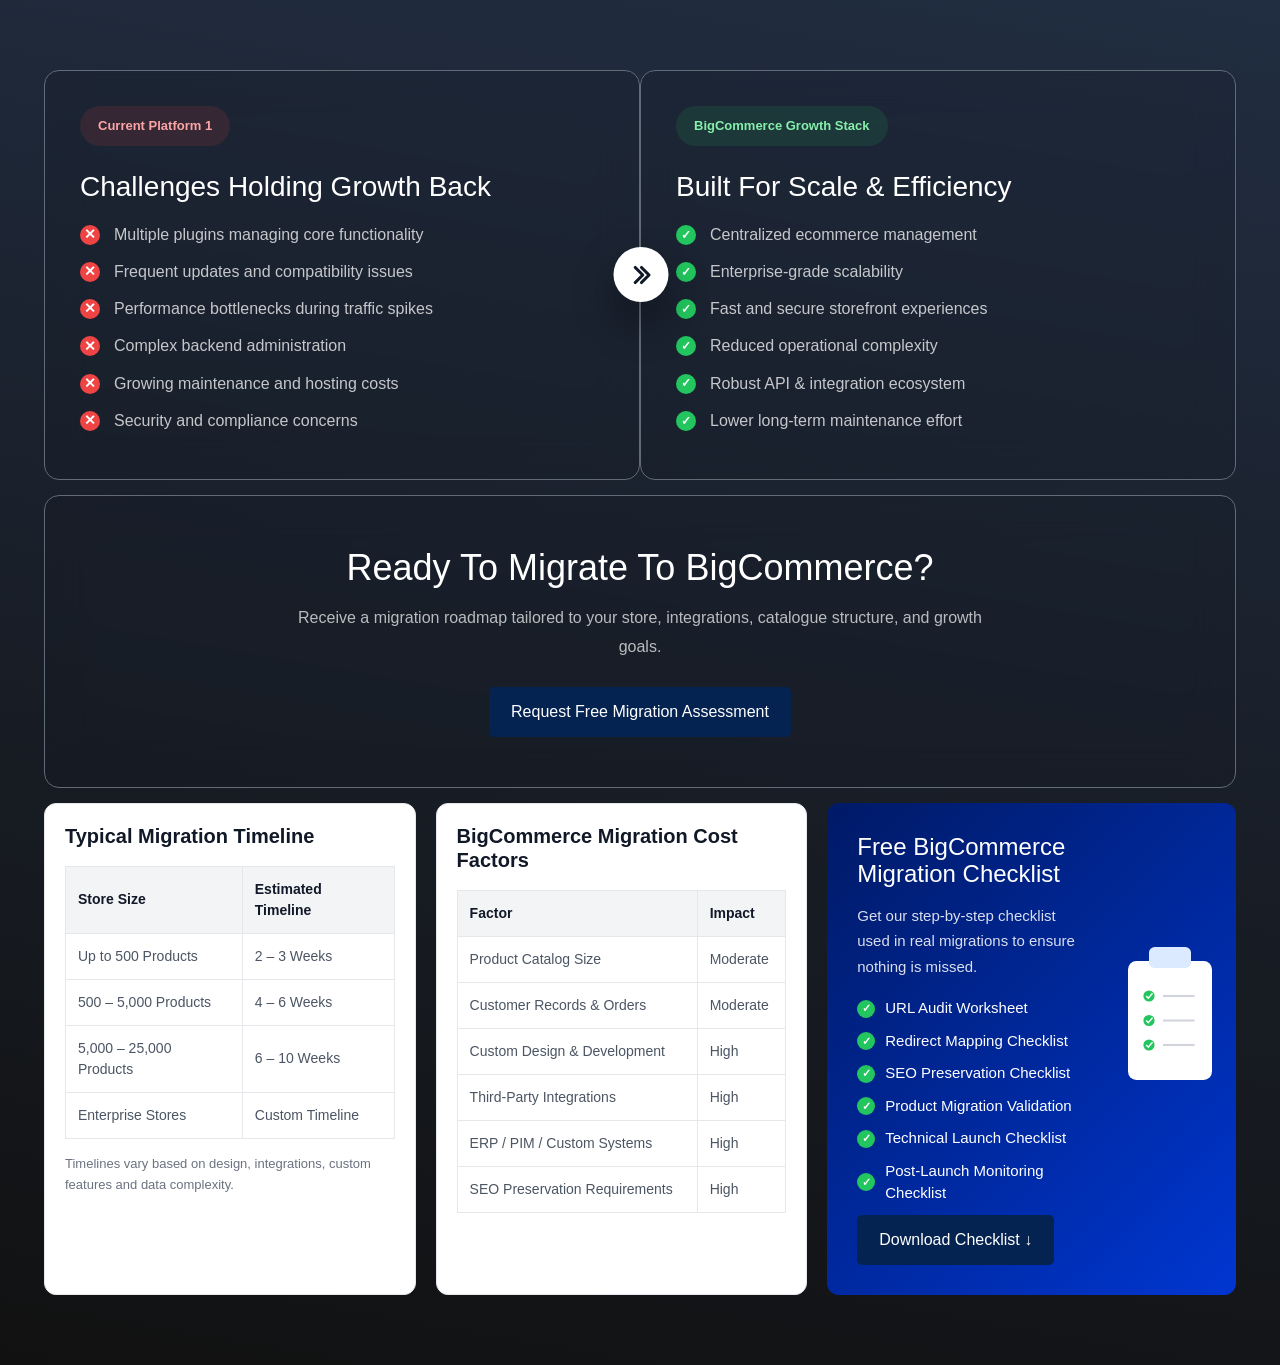
<file: before-after.html>
<!DOCTYPE html>
<html lang="en">
<head>
    <meta charset="UTF-8">
    <meta name="viewport" content="width=device-width, initial-scale=1.0">
    <title>before after</title>
    <link rel="stylesheet" href="css/before-after.css">
    <link rel="stylesheet" href="css/common.css">
    <link href="https://cdn.jsdelivr.net/npm/bootstrap@5.0.2/dist/css/bootstrap.min.css" rel="stylesheet" integrity="sha384-EVSTQN3/azprG1Anm3QDgpJLIm9Nao0Yz1ztcQTwFspd3yD65VohhpuuCOmLASjC" crossorigin="anonymous">
</head>
<body>
    
    <section class="spaceTB before-after-sec">
        <div class="container">
            <!-- Comparison -->
            <div class="comparison-wrapper">

                <div class="compare-card before-card">

                    <div class="card-top">
                        <span class="card-badge before">
                            Current Platform 1
                        </span>

                        <h3>
                            Challenges Holding Growth Back
                        </h3>
                    </div>

                    <ul>
                        <li>Multiple plugins managing core functionality</li>
                        <li>Frequent updates and compatibility issues</li>
                        <li>Performance bottlenecks during traffic spikes</li>
                        <li>Complex backend administration</li>
                        <li>Growing maintenance and hosting costs</li>
                        <li>Security and compliance concerns</li>
                    </ul>

                </div>               

                <div class="compare-card after-card">
                    <div class="migration-arrow">
                        <svg viewBox="0 0 24 24" fill="none">
                            <path d="M7 6L13 12L7 18"
                                stroke="currentColor"
                                stroke-width="2.5"
                                stroke-linecap="round"
                                stroke-linejoin="round"/>

                            <path d="M12 6L18 12L12 18"
                                stroke="currentColor"
                                stroke-width="2.5"
                                stroke-linecap="round"
                                stroke-linejoin="round"/>
                        </svg>
                    </div>
                    <div class="card-top">
                        <span class="card-badge after">
                            BigCommerce Growth Stack
                        </span>

                        <h3>
                            Built For Scale & Efficiency
                        </h3>
                    </div>

                    <ul>
                        <li>Centralized ecommerce management</li>
                        <li>Enterprise-grade scalability</li>
                        <li>Fast and secure storefront experiences</li>
                        <li>Reduced operational complexity</li>
                        <li>Robust API & integration ecosystem</li>
                        <li>Lower long-term maintenance effort</li>
                    </ul>

                </div>

            </div>

            <!-- CTA -->
            <div class="migration-cta">

                <h3>
                    Ready To Migrate To BigCommerce?
                </h3>

                <p>
                    Receive a migration roadmap tailored to your store,
                    integrations, catalogue structure, and growth goals.
                </p>

                <div class="cta_bt">
                    <a href="#" class="animateBtn3">
                        Request Free Migration Assessment
                    </a>
                </div>

            </div>

            <div class="migration-grid">

          <!-- Timeline Card -->
          <div class="card">
              <h3>Typical Migration Timeline</h3>

              <div class="table-wrap">
                  <table>
                      <thead>
                          <tr>
                              <th>Store Size</th>
                              <th>Estimated Timeline</th>
                          </tr>
                      </thead>
                      <tbody>
                          <tr>
                              <td>Up to 500 Products</td>
                              <td>2 – 3 Weeks</td>
                          </tr>
                          <tr>
                              <td>500 – 5,000 Products</td>
                              <td>4 – 6 Weeks</td>
                          </tr>
                          <tr>
                              <td>5,000 – 25,000 Products</td>
                              <td>6 – 10 Weeks</td>
                          </tr>
                          <tr>
                              <td>Enterprise Stores</td>
                              <td>Custom Timeline</td>
                          </tr>
                      </tbody>
                  </table>
              </div>

              <p class="note">
                  Timelines vary based on design, integrations,
                  custom features and data complexity.
              </p>
          </div>

          <!-- Cost Factors -->
          <div class="card">
              <h3>BigCommerce Migration Cost Factors</h3>

              <div class="table-wrap">
                  <table>
                      <thead>
                          <tr>
                              <th>Factor</th>
                              <th>Impact</th>
                          </tr>
                      </thead>
                      <tbody>
                          <tr>
                              <td>Product Catalog Size</td>
                              <td>Moderate</td>
                          </tr>
                          <tr>
                              <td>Customer Records & Orders</td>
                              <td>Moderate</td>
                          </tr>
                          <tr>
                              <td>Custom Design & Development</td>
                              <td>High</td>
                          </tr>
                          <tr>
                              <td>Third-Party Integrations</td>
                              <td>High</td>
                          </tr>
                          <tr>
                              <td>ERP / PIM / Custom Systems</td>
                              <td>High</td>
                          </tr>
                          <tr>
                              <td>SEO Preservation Requirements</td>
                              <td>High</td>
                          </tr>
                      </tbody>
                  </table>
              </div>
          </div>

          <!-- CTA Card -->
           <div class="cta-card-bg">
            <div class="cta-card">

                <div class="cta-content">

                    <h3>Free BigCommerce Migration Checklist</h3>

                    <p>
                        Get our step-by-step checklist used in real
                        migrations to ensure nothing is missed.
                    </p>

                    <ul class="checklist">
                        <li><span class="check">✓</span> URL Audit Worksheet</li>
                        <li><span class="check">✓</span> Redirect Mapping Checklist</li>
                        <li><span class="check">✓</span> SEO Preservation Checklist</li>
                        <li><span class="check">✓</span> Product Migration Validation</li>
                        <li><span class="check">✓</span> Technical Launch Checklist</li>
                        <li><span class="check">✓</span> Post-Launch Monitoring Checklist</li>
                    </ul>

                    

                </div>

                <div class="clipboard">
                    <svg viewBox="0 0 200 240" fill="none">
                        <rect x="40" y="30" width="120" height="170" rx="12" fill="#ffffff"/>
                        <rect x="70" y="10" width="60" height="30" rx="8" fill="#dbeafe"/>

                        <circle cx="70" cy="80" r="8" fill="#22c55e"/>
                        <path d="M66 80L69 83L75 76" stroke="white" stroke-width="2"/>

                        <circle cx="70" cy="115" r="8" fill="#22c55e"/>
                        <path d="M66 115L69 118L75 111" stroke="white" stroke-width="2"/>

                        <circle cx="70" cy="150" r="8" fill="#22c55e"/>
                        <path d="M66 150L69 153L75 146" stroke="white" stroke-width="2"/>

                        <line x1="90" y1="80" x2="135" y2="80" stroke="#d1d5db" stroke-width="3"/>
                        <line x1="90" y1="115" x2="135" y2="115" stroke="#d1d5db" stroke-width="3"/>
                        <line x1="90" y1="150" x2="135" y2="150" stroke="#d1d5db" stroke-width="3"/>
                    </svg>
                </div>

            </div>
            <a href="#" class="animateBtn3"> Download Checklist ↓</a>
          </div>

      </div>
        </div>
    </section>

</body>
</html>
</file>
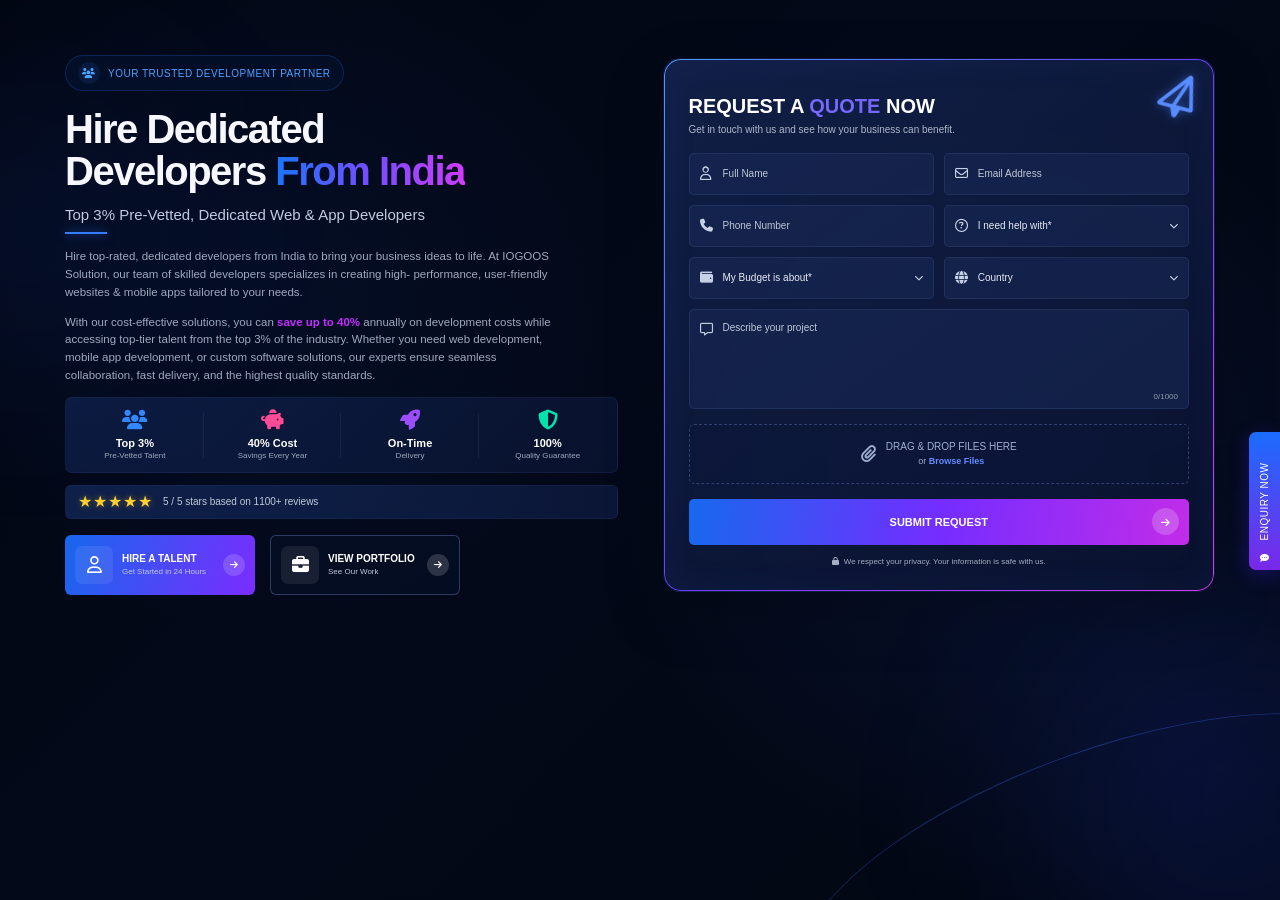
<file: form.html>
<!DOCTYPE html>
<html lang="en">
<head>
    <meta charset="UTF-8">
    <meta name="viewport" content="width=device-width, initial-scale=1.0">

    <title>Hire Dedicated Developers</title>

    <!-- Font Awesome -->
    <link rel="stylesheet"
          href="https://cdnjs.cloudflare.com/ajax/libs/font-awesome/6.5.2/css/all.min.css">

    <link rel="stylesheet" href="style.css">

<style>

    /* =========================================
   RESET
========================================= */

.dh-section,
.dh-section * {
    box-sizing: border-box;
}

.dh-section {
    position: relative;
    min-height: 100vh;
    overflow: hidden;

    padding: 50px 40px;

    color: #fff;

    background:
        radial-gradient(
            circle at 80% 55%,
            rgba(42, 72, 190, .15),
            transparent 35%
        ),
        radial-gradient(
            circle at 20% 30%,
            rgba(23, 68, 180, .10),
            transparent 30%
        ),
        linear-gradient(
            135deg,
            #020611 0%,
            #030919 45%,
            #020711 100%
        );

    font-family: Arial, Helvetica, sans-serif;
}


/* =========================================
   BACKGROUND
========================================= */

.dh-bg-glow {
    position: absolute;
    border-radius: 50%;
    filter: blur(100px);
    pointer-events: none;
}

.dh-bg-glow-1 {
    width: 350px;
    height: 350px;
    right: -120px;
    bottom: -80px;

    background: rgba(48, 72, 255, .16);
}

.dh-bg-glow-2 {
    width: 250px;
    height: 250px;
    left: -100px;
    top: 100px;

    background: rgba(41, 89, 255, .10);
}

.dh-bg-line {
    position: absolute;

    width: 650px;
    height: 250px;

    right: -150px;
    bottom: -100px;

    border-top: 1px solid rgba(57, 105, 255, .35);
    border-radius: 50%;

    transform: rotate(-20deg);
}


/* =========================================
   CONTAINER
========================================= */

.dh-container {
    position: relative;
    z-index: 2;

    width: 100%;
    max-width: 1150px;

    margin: auto;

    display: grid;
    grid-template-columns: 1fr 1fr;

    gap: 45px;

    align-items: center;
}


/* =========================================
   LEFT
========================================= */

.dh-left {
    padding: 5px 0;
}

.dh-badge {
    display: inline-flex;
    align-items: center;
    gap: 8px;

    padding: 6px 12px;

    border-radius: 30px;

    font-size: 10px;
    letter-spacing: .5px;

    color: #4da1ff;

    background: rgba(12, 45, 105, .16);

    border: 1px solid rgba(34, 103, 225, .25);
}

.dh-badge-icon {
    width: 22px;
    height: 22px;

    display: flex;
    align-items: center;
    justify-content: center;

    border-radius: 50%;

    background: rgba(37, 91, 190, .15);
}


.dh-title {
    margin: 18px 0 0;

    font-size: 40px;
    line-height: 1.04;

    font-weight: 700;

    letter-spacing: -1.5px;

    color: #f7f8ff;
}

.dh-title span {
    background:
        linear-gradient(
            90deg,
            #1976ff,
            #754cff,
            #d13cff
        );

    -webkit-background-clip: text;
    background-clip: text;
    -webkit-text-fill-color: transparent;
}


.dh-subtitle {
    margin-top: 14px;

    font-size: 15px;

    color: #c2cae0;
}

.dh-heading-line {
    width: 42px;
    height: 2px;

    margin-top: 9px;

    background: #367cff;

    box-shadow: 0 0 10px rgba(47, 120, 255, .7);
}


.dh-description {
    max-width: 500px;

    margin-top: 14px;

    color: #9fa8bd;

    font-size: 11.5px;
    line-height: 1.55;
}

.dh-description p {
    margin: 0 0 12px;
}

.dh-description strong {
    color: #c52dff;
}


/* =========================================
   FEATURES
========================================= */

.dh-features {
    display: grid;
    grid-template-columns: repeat(4, 1fr);

    margin-top: 12px;

    overflow: hidden;

    border-radius: 7px;

    background:
        linear-gradient(
            135deg,
            rgba(20, 39, 91, .58),
            rgba(12, 25, 59, .58)
        );

    border: 1px solid rgba(68, 105, 180, .12);
}

.dh-feature {
    min-height: 74px;

    position: relative;

    display: flex;
    flex-direction: column;

    align-items: center;
    justify-content: center;

    text-align: center;
}

.dh-feature:not(:last-child)::after {
    content: "";

    position: absolute;

    right: 0;
    top: 15px;

    width: 1px;
    height: 45px;

    background: rgba(255, 255, 255, .06);
}

.dh-feature-icon {
    margin-bottom: 5px;

    font-size: 20px;
}

.dh-blue {
    color: #3188ff;
}

.dh-pink {
    color: #ff4b96;
}

.dh-purple {
    color: #9b4dff;
}

.dh-green {
    color: #00e5ae;
}

.dh-feature strong {
    font-size: 11px;
}

.dh-feature small {
    margin-top: 2px;

    font-size: 8px;

    color: #9da6ba;
}


/* =========================================
   RATING
========================================= */

.dh-rating {
    height: 34px;

    display: flex;
    align-items: center;

    margin-top: 12px;
    padding: 0 12px;

    border-radius: 6px;

    background:
        linear-gradient(
            90deg,
            rgba(22, 47, 104, .62),
            rgba(18, 33, 76, .58)
        );

    border: 1px solid rgba(63, 102, 180, .12);
}

.dh-stars {
    margin-right: 10px;

    color: #ffd02f;

    font-size: 16px;
    letter-spacing: 1px;

    text-shadow: 0 0 7px rgba(255, 208, 47, .4);
}

.dh-rating-text {
    color: #c0c8da;

    font-size: 10px;
}


/* =========================================
   BUTTONS
========================================= */

.dh-buttons {
    display: flex;

    gap: 15px;

    margin-top: 16px;
}

.dh-btn {
    width: 190px;
    height: 60px;

    display: flex;
    align-items: center;

    padding: 8px 10px;

    text-decoration: none;

    border-radius: 6px;

    transition: .3s ease;
}

.dh-btn:hover {
    transform: translateY(-2px);
}

.dh-primary {
    background:
        linear-gradient(
            110deg,
            #1767ed,
            #7b2cff
        );
}

.dh-secondary {
    border: 1px solid rgba(96, 119, 181, .45);

    background: rgba(7, 17, 42, .5);
}

.dh-btn-icon {
    width: 38px;
    height: 38px;

    flex-shrink: 0;

    display: flex;
    align-items: center;
    justify-content: center;

    border-radius: 7px;

    font-size: 17px;

    background: rgba(255, 255, 255, .08);
}

.dh-btn-content {
    display: flex;
    flex-direction: column;

    flex: 1;

    margin-left: 9px;
}

.dh-btn-content strong {
    font-size: 10px;
}

.dh-btn-content small {
    margin-top: 3px;

    font-size: 8px;

    color: #c1c8da;
}

.dh-arrow {
    width: 22px;
    height: 22px;

    display: flex;
    align-items: center;
    justify-content: center;

    border-radius: 50%;

    font-size: 9px;

    background: rgba(255, 255, 255, .16);
}


/* =========================================
   RIGHT FORM
========================================= */

.dh-right {
    position: relative;
}

.dh-form-card {
    position: relative;

    padding: 35px 25px 25px;

    border-radius: 17px;

    background:
        linear-gradient(
            145deg,
            rgba(21, 38, 83, .80),
            rgba(10, 18, 48, .78)
        );

    border: 1px solid transparent;

    box-shadow:
        inset 0 0 35px rgba(47, 82, 180, .10),
        0 20px 60px rgba(0, 0, 0, .22);

    backdrop-filter: blur(15px);
}

.dh-form-card::before {
    content: "";

    position: absolute;

    inset: 0;

    padding: 1px;

    border-radius: inherit;

    background:
        linear-gradient(
            135deg,
            #4c9aff,
            #693dff,
            #dc39e9
        );

    -webkit-mask:
        linear-gradient(#fff 0 0) content-box,
        linear-gradient(#fff 0 0);

    -webkit-mask-composite: xor;

    mask-composite: exclude;

    pointer-events: none;
}


/* Plane */

.dh-plane {
    position: absolute;

    top: 18px;
    right: 18px;

    font-size: 39px;

    color: #578bff;

    transform: rotate(-8deg);

    filter:
        drop-shadow(
            0 0 5px rgba(76, 129, 255, .5)
        );
}


/* Form heading */

.dh-form-card h2 {
    position: relative;

    margin: 0 0 6px;

    font-size: 20px;
    line-height: 1.2;
}

.dh-form-card h2 span {
    color: #7668ff;
}

.dh-form-subtitle {
    position: relative;

    margin: 0 0 18px;

    font-size: 10px;

    color: #aeb6ca;
}


/* =========================================
   FORM
========================================= */

.dh-form-row {
    display: grid;

    grid-template-columns: 1fr 1fr;

    gap: 10px;

    margin-bottom: 10px;
}

.dh-input {
    height: 42px;

    position: relative;

    display: flex;
    align-items: center;

    border-radius: 5px;

    background: rgba(26, 43, 88, .55);

    border: 1px solid rgba(91, 118, 185, .18);
}

.dh-input:focus-within {
    border-color: #4b7dff;

    box-shadow:
        0 0 0 2px rgba(75, 125, 255, .07);
}

.dh-input > i {
    width: 14px;

    flex-shrink: 0;

    margin-left: 10px;

    color: #c7d1e6;

    font-size: 13px;
}

.dh-input input,
.dh-input select {
    width: 100%;
    height: 100%;

    padding: 0 9px;

    border: none;
    outline: none;

    background: transparent;

    color: #e7ebf5;

    font-size: 10px;
}

.dh-input input::placeholder {
    color: #c0c7d7;
}

.dh-input select {
    appearance: none;

    cursor: pointer;
}

.dh-input select option {
    color: #111827;
    background: #fff;
}

.dh-select {
    padding-right: 25px;
}

.dh-select-arrow {
    position: absolute;

    right: 10px;

    width: auto !important;

    margin: 0 !important;

    font-size: 9px !important;

    pointer-events: none;
}


/* =========================================
   TEXTAREA
========================================= */

.dh-textarea {
    position: relative;

    height: 100px;

    display: flex;

    margin-bottom: 15px;

    border-radius: 5px;

    background: rgba(26, 43, 88, .55);

    border: 1px solid rgba(91, 118, 185, .18);
}

.dh-textarea > i {
    margin: 13px 0 0 10px;

    color: #c6cee1;

    font-size: 13px;
}

.dh-textarea textarea {
    width: 100%;
    height: 100%;

    padding: 12px 10px;

    resize: none;

    border: none;
    outline: none;

    background: transparent;

    color: #fff;

    font-family: inherit;

    font-size: 10px;
}

.dh-textarea textarea::placeholder {
    color: #c0c7d7;
}

.dh-counter {
    position: absolute;

    right: 10px;
    bottom: 7px;

    font-size: 8px;

    color: #8f98ad;
}


/* =========================================
   UPLOAD
========================================= */

.dh-upload {
    height: 60px;

    display: flex;
    align-items: center;
    justify-content: center;

    gap: 10px;

    margin-bottom: 15px;

    border-radius: 5px;

    border: 1px dashed rgba(101, 128, 190, .4);

    background: rgba(11, 26, 61, .22);

    color: #9faed0;

    text-align: center;

    cursor: pointer;
}

.dh-upload > i {
    font-size: 17px;
}

.dh-upload strong {
    display: block;

    font-size: 10px;

    font-weight: 500;
}

.dh-upload span {
    display: block;

    margin-top: 4px;

    font-size: 9px;
}

.dh-upload b {
    color: #638bff;
}


/* =========================================
   SUBMIT
========================================= */

.dh-submit {
    position: relative;

    width: 100%;
    height: 46px;

    display: flex;
    align-items: center;
    justify-content: center;

    border: none;
    border-radius: 5px;

    cursor: pointer;

    color: #fff;

    font-size: 11px;
    font-weight: 600;

    background:
        linear-gradient(
            100deg,
            #1769ee,
            #742dff,
            #c22ce9
        );

    transition: .3s ease;
}

.dh-submit:hover {
    transform: translateY(-2px);
}

.dh-submit i {
    position: absolute;

    right: 10px;

    width: 27px;
    height: 27px;

    display: flex;
    align-items: center;
    justify-content: center;

    border-radius: 50%;

    background: rgba(255, 255, 255, .2);

    font-size: 10px;
}


/* =========================================
   PRIVACY
========================================= */

.dh-privacy {
    display: flex;
    align-items: center;
    justify-content: center;

    gap: 5px;

    margin-top: 12px;

    font-size: 8px;

    color: #a5aec2;
}


/* =========================================
   ENQUIRY
========================================= */

.dh-enquiry {
    position: fixed;

    z-index: 50;

    top: 48%;
    right: 0;

    width: 31px;
    height: 138px;

    display: flex;
    align-items: center;
    justify-content: center;

    border-radius: 7px 0 0 7px;

    background:
        linear-gradient(
            180deg,
            #1b6dff,
            #7b27e9
        );

    box-shadow:
        0 5px 20px rgba(80, 40, 255, .3);
}

.dh-enquiry span {
    position: absolute;

    white-space: nowrap;

    transform: rotate(-90deg);

    font-size: 10px;

    letter-spacing: .5px;
}

.dh-enquiry i {
    position: absolute;

    bottom: 8px;

    font-size: 9px;
}


/* =========================================
   RESPONSIVE
========================================= */

@media (max-width: 1000px) {

    .dh-section {
        padding: 40px 25px;
    }

    .dh-container {
        grid-template-columns: 1fr;

        max-width: 700px;
    }

    .dh-title {
        font-size: 38px;
    }
}


@media (max-width: 600px) {

    .dh-section {
        padding: 30px 15px;
    }

    .dh-title {
        font-size: 32px;
    }

    .dh-subtitle {
        font-size: 13px;
    }

    .dh-features {
        grid-template-columns: 1fr 1fr;
    }

    .dh-buttons {
        flex-direction: column;
    }

    .dh-btn {
        width: 100%;
    }

    .dh-form-card {
        padding: 30px 15px 20px;
    }

    .dh-form-row {
        grid-template-columns: 1fr;
    }

    .dh-plane {
        font-size: 30px;
    }

    .dh-enquiry {
        display: none;
    }
}

</style>
</head>

<body>

<section class="dh-section">

    <div class="dh-bg-glow dh-bg-glow-1"></div>
    <div class="dh-bg-glow dh-bg-glow-2"></div>
    <div class="dh-bg-line"></div>

    <div class="dh-container">

        <!-- LEFT -->
        <div class="dh-left">

            <div class="dh-badge">
                <span class="dh-badge-icon">
                    <i class="fa-solid fa-users"></i>
                </span>
                YOUR TRUSTED DEVELOPMENT PARTNER
            </div>

            <h1 class="dh-title">
                Hire Dedicated
                <br>
                Developers <span>From India</span>
            </h1>

            <div class="dh-subtitle">
                Top 3% Pre-Vetted, Dedicated Web &amp; App Developers
            </div>

            <div class="dh-heading-line"></div>

            <div class="dh-description">
                <p>
                    Hire top-rated, dedicated developers from India to bring
                    your business ideas to life. At IOGOOS Solution, our team
                    of skilled developers specializes in creating high-
                    performance, user-friendly websites &amp; mobile apps
                    tailored to your needs.
                </p>

                <p>
                    With our cost-effective solutions, you can
                    <strong>save up to 40%</strong> annually on development
                    costs while accessing top-tier talent from the top 3%
                    of the industry. Whether you need web development, mobile
                    app development, or custom software solutions, our experts
                    ensure seamless collaboration, fast delivery, and the
                    highest quality standards.
                </p>
            </div>

            <!-- FEATURES -->
            <div class="dh-features">

                <div class="dh-feature">
                    <div class="dh-feature-icon dh-blue">
                        <i class="fa-solid fa-users"></i>
                    </div>
                    <strong>Top 3%</strong>
                    <small>Pre-Vetted Talent</small>
                </div>

                <div class="dh-feature">
                    <div class="dh-feature-icon dh-pink">
                        <i class="fa-solid fa-piggy-bank"></i>
                    </div>
                    <strong>40% Cost</strong>
                    <small>Savings Every Year</small>
                </div>

                <div class="dh-feature">
                    <div class="dh-feature-icon dh-purple">
                        <i class="fa-solid fa-rocket"></i>
                    </div>
                    <strong>On-Time</strong>
                    <small>Delivery</small>
                </div>

                <div class="dh-feature">
                    <div class="dh-feature-icon dh-green">
                        <i class="fa-solid fa-shield-halved"></i>
                    </div>
                    <strong>100%</strong>
                    <small>Quality Guarantee</small>
                </div>

            </div>

            <!-- RATING -->
            <div class="dh-rating">
                <div class="dh-stars">★★★★★</div>
                <div class="dh-rating-text">
                    5 / 5 stars based on 1100+ reviews
                </div>
            </div>

            <!-- BUTTONS -->
            <div class="dh-buttons">

                <a href="#" class="dh-btn dh-primary">

                    <span class="dh-btn-icon">
                        <i class="fa-regular fa-user"></i>
                    </span>

                    <span class="dh-btn-content">
                        <strong>HIRE A TALENT</strong>
                        <small>Get Started in 24 Hours</small>
                    </span>

                    <span class="dh-arrow">
                        <i class="fa-solid fa-arrow-right"></i>
                    </span>

                </a>

                <a href="#" class="dh-btn dh-secondary">

                    <span class="dh-btn-icon">
                        <i class="fa-solid fa-briefcase"></i>
                    </span>

                    <span class="dh-btn-content">
                        <strong>VIEW PORTFOLIO</strong>
                        <small>See Our Work</small>
                    </span>

                    <span class="dh-arrow">
                        <i class="fa-solid fa-arrow-right"></i>
                    </span>

                </a>

            </div>

        </div>


        <!-- RIGHT -->
        <div class="dh-right">

            <div class="dh-form-card">

                <div class="dh-plane">
                    <i class="fa-regular fa-paper-plane"></i>
                </div>

                <h2>
                    REQUEST A <span>QUOTE</span> NOW
                </h2>

                <p class="dh-form-subtitle">
                    Get in touch with us and see how your business can benefit.
                </p>

                <form class="dh-form">

                    <div class="dh-form-row">

                        <div class="dh-input">
                            <i class="fa-regular fa-user"></i>
                            <input type="text" placeholder="Full Name">
                        </div>

                        <div class="dh-input">
                            <i class="fa-regular fa-envelope"></i>
                            <input type="email" placeholder="Email Address">
                        </div>

                    </div>

                    <div class="dh-form-row">

                        <div class="dh-input">
                            <i class="fa-solid fa-phone"></i>
                            <input type="tel" placeholder="Phone Number">
                        </div>

                        <div class="dh-input dh-select">
                            <i class="fa-regular fa-circle-question"></i>

                            <select>
                                <option>I need help with*</option>
                                <option>Web Development</option>
                                <option>App Development</option>
                                <option>UI/UX Design</option>
                                <option>Custom Software</option>
                            </select>

                            <i class="fa-solid fa-chevron-down dh-select-arrow"></i>
                        </div>

                    </div>

                    <div class="dh-form-row">

                        <div class="dh-input dh-select">
                            <i class="fa-solid fa-wallet"></i>

                            <select>
                                <option>My Budget is about*</option>
                                <option>$1,000 - $5,000</option>
                                <option>$5,000 - $10,000</option>
                                <option>$10,000+</option>
                            </select>

                            <i class="fa-solid fa-chevron-down dh-select-arrow"></i>
                        </div>

                        <div class="dh-input dh-select">
                            <i class="fa-solid fa-globe"></i>

                            <select>
                                <option>Country</option>
                                <option>India</option>
                                <option>USA</option>
                                <option>UK</option>
                                <option>Canada</option>
                            </select>

                            <i class="fa-solid fa-chevron-down dh-select-arrow"></i>
                        </div>

                    </div>

                    <div class="dh-textarea">
                        <i class="fa-regular fa-message"></i>

                        <textarea
                            maxlength="1000"
                            placeholder="Describe your project"
                        ></textarea>

                        <span class="dh-counter">0/1000</span>
                    </div>

                    <div class="dh-upload">
                        <i class="fa-solid fa-paperclip"></i>

                        <div>
                            <strong>DRAG &amp; DROP FILES HERE</strong>
                            <span>or <b>Browse Files</b></span>
                        </div>
                    </div>

                    <button type="submit" class="dh-submit">
                        <span>SUBMIT REQUEST</span>

                        <i class="fa-solid fa-arrow-right"></i>
                    </button>

                    <div class="dh-privacy">
                        <i class="fa-solid fa-lock"></i>
                        We respect your privacy. Your information is safe with us.
                    </div>

                </form>

            </div>

        </div>

    </div>


    <!-- ENQUIRY -->
    <div class="dh-enquiry">
        <span>ENQUIRY NOW</span>
        <i class="fa-solid fa-comment-dots"></i>
    </div>

</section>

<script>

    const textarea = document.querySelector("textarea");
    const counter = document.querySelector(".counter");

    textarea.addEventListener("input", function () {
        counter.textContent = this.value.length + "/1000";
    });

</script>

</body>
</html>
</file>
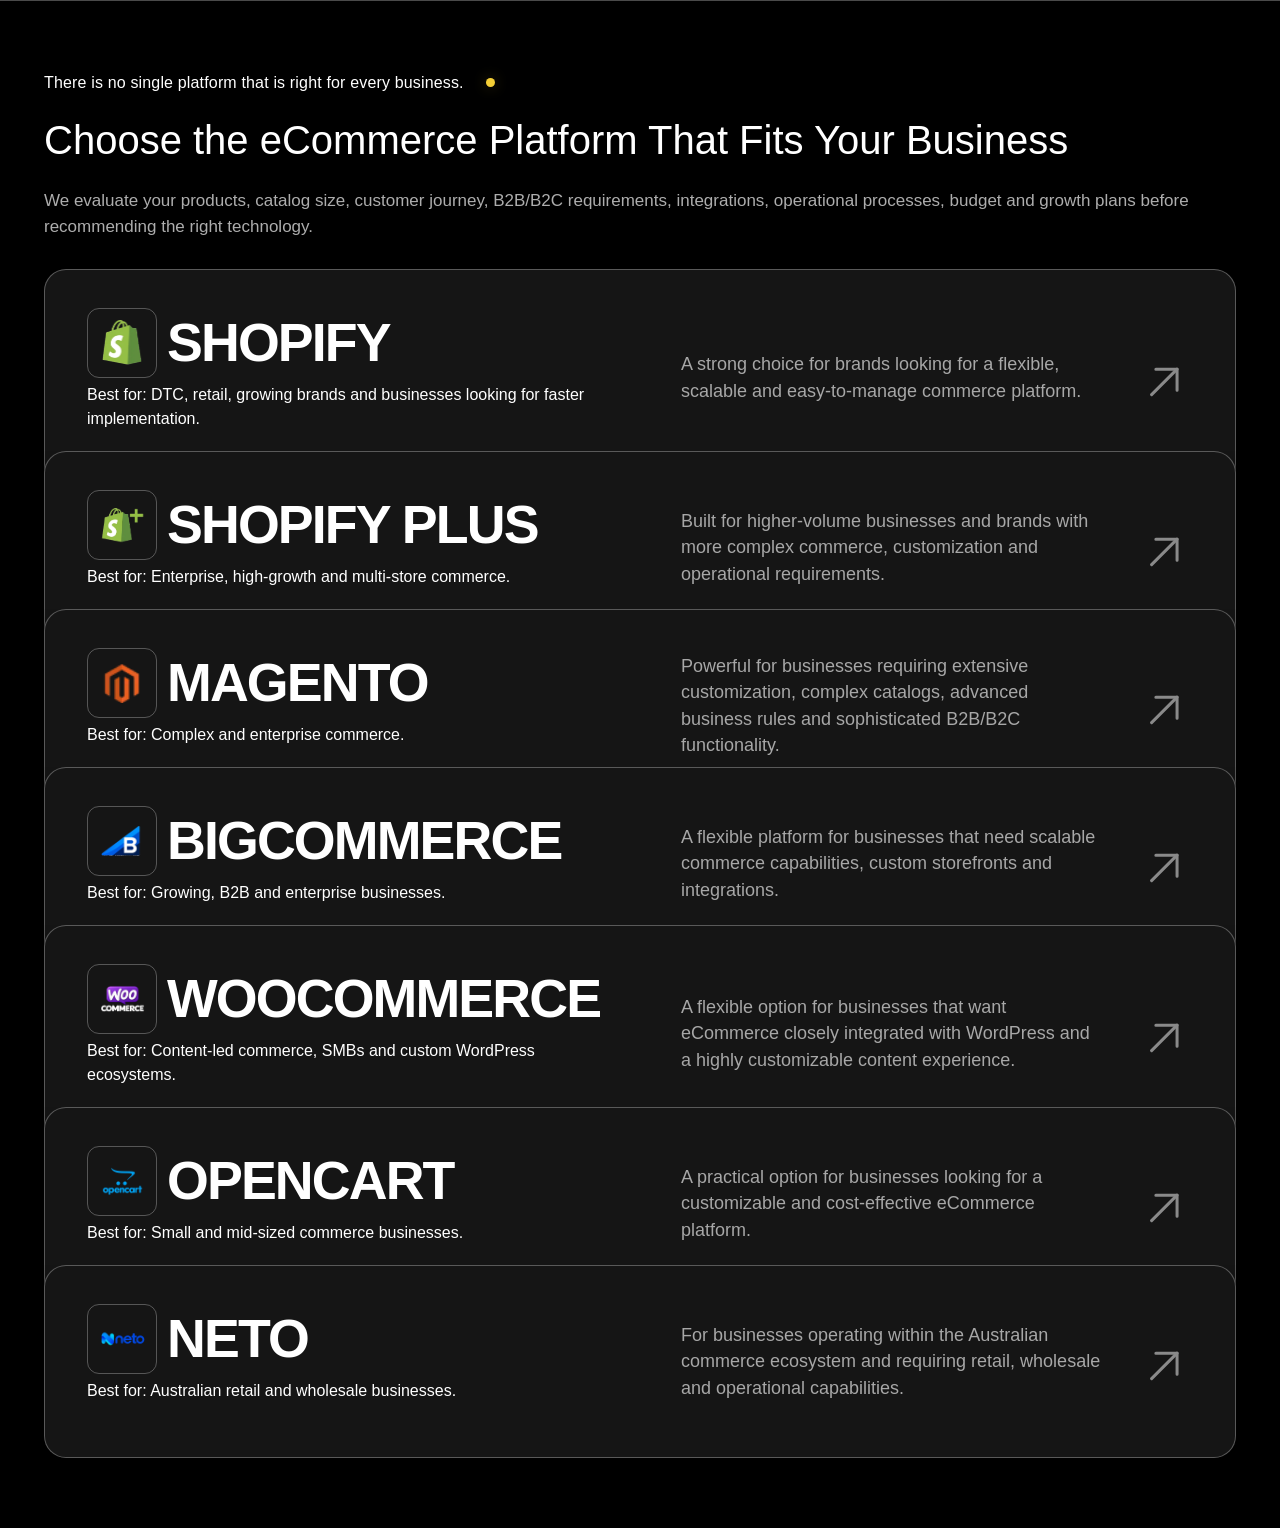
<file: service.html>
<!DOCTYPE html>
<html lang="en">
<head>
    <meta charset="UTF-8">
    <meta name="viewport" content="width=device-width, initial-scale=1.0">
    <title>Document</title>
    <link rel="stylesheet" href="css/service.css">
    <link rel="stylesheet" href="css/common.css">
    <link href="https://cdn.jsdelivr.net/npm/bootstrap@5.3.8/dist/css/bootstrap.min.css" rel="stylesheet" integrity="sha384-sRIl4kxILFvY47J16cr9ZwB07vP4J8+LH7qKQnuqkuIAvNWLzeN8tE5YBujZqJLB" crossorigin="anonymous">    
</head>
<body>
    

<section class="iogoos-services overlap-section spaceTB">
   <div class="container">
      <!-- <div class="iogoos-services__floating-logo" aria-hidden="true">
         <div class="iogoos-services__floating-logo-inner">
            <span class="iogoos-services__floating-logo-dot"></span>
            <span class="iogoos-services__floating-logo-mark">★</span>
         </div>
      </div> -->
      <div class="iogoos-services__heading">
         <div>
            <h4 class="section__title-wrapper-subtitle">There is no single platform that is right for every business.</h4>

         </div>
         <div class="heading">
               <h2>Choose the eCommerce Platform That Fits Your Business</h2>
               <p class="iogoos-services__best-for">We evaluate your products, catalog size, customer journey, B2B/B2C requirements, integrations, operational processes, budget and growth plans before recommending the right technology.</p>
         </div>        
      </div>

   
      <div class="iogoos-services__container">           
         <div class="iogoos-services__card-wrap">
            <div class="iogoos-services__card" data-service-card="1" tabindex="0">
               <div class="iogoos-services__left">
                  <div class="iogoos-services_head">
                     <div class="iogoos-services__icon">
                        <img src="img/shopify_color1.webp" alt="higher_con">
                     </div>
                     <h3 class="iogoos-services__title"><a href="#">Shopify</a></h3>
                  </div>
                  <p>Best for: DTC, retail, growing brands and businesses looking for faster implementation.</p>
                  <!-- HOVER ICON -->
                  <div class="platform-hover-icon">
                     <img src="img/shopify_color1.webp" alt="higher_con">
                  </div>
               </div>

               <div class="iogoos-services__right">
                  <p class="iogoos-services__desc">A strong choice for brands looking for a flexible, scalable and easy-to-manage commerce platform.</p>
                  <div class="iogoos-services__btn">
                  <a aria-label="View Strategy service" href="#"><svg fill="none" height="40" viewbox="0 0 47 40" width="47"
                        xmlns="http://www.w3.org/2000/svg">
                        <g opacity="0.5">
                        <path d="M10.6084 36.6079L36.0642 11.1521" stroke="white" stroke-linecap="round"
                           stroke-linejoin="round" stroke-width="3"></path>
                        <path d="M14.8506 11.1489L36.0638 11.1489L36.0638 32.3621" stroke="white" stroke-linecap="round"
                           stroke-linejoin="round" stroke-width="3"></path>
                        </g>
                     </svg>
                  </a>
                  </div>
               </div>
            </div>
         </div>

         <div class="iogoos-services__card-wrap">
            <div class="iogoos-services__card" data-service-card="1" tabindex="0">
               <div class="iogoos-services__left">
                  <div class="iogoos-services_head">
                     <div class="iogoos-services__icon">
                        <img src="img/so_plus.webp" alt="higher_con">
                     </div>
                     <h3 class="iogoos-services__title"><a href="#">Shopify Plus</a></h3>
                  </div>
                  <p>Best for: Enterprise, high-growth and multi-store commerce.</p>
                  <!-- HOVER ICON -->
                  <div class="platform-hover-icon">
                     <img src="img/so_plus.webp" alt="higher_con">
                  </div>
               </div>
               <div class="iogoos-services__right">
                  <p class="iogoos-services__desc">Built for higher-volume businesses and brands with more complex commerce, customization and operational requirements.</p>
                  <div class="iogoos-services__btn">
                  <a aria-label="View Strategy service" href="#"><svg fill="none" height="40" viewbox="0 0 47 40" width="47"
                        xmlns="http://www.w3.org/2000/svg">
                        <g opacity="0.5">
                        <path d="M10.6084 36.6079L36.0642 11.1521" stroke="white" stroke-linecap="round"
                           stroke-linejoin="round" stroke-width="3"></path>
                        <path d="M14.8506 11.1489L36.0638 11.1489L36.0638 32.3621" stroke="white" stroke-linecap="round"
                           stroke-linejoin="round" stroke-width="3"></path>
                        </g>
                     </svg>
                  </a>
                  </div>
               </div>
            </div>
         </div>

         <div class="iogoos-services__card-wrap">
            <div class="iogoos-services__card" data-service-card="1" tabindex="0">
               <div class="iogoos-services__left">
                  <div class="iogoos-services_head">
                     <div class="iogoos-services__icon">
                        <img src="img/megento.webp" alt="higher_con">
                     </div>
                     <h3 class="iogoos-services__title"><a href="#">Magento</a></h3>
                  </div>
                  <p>Best for: Complex and enterprise commerce.</p>
                   <!-- HOVER ICON -->
                  <div class="platform-hover-icon">
                     <img src="img/megento.webp" alt="higher_con">
                  </div>
               </div>
               <div class="iogoos-services__right">
                  <p class="iogoos-services__desc">Powerful for businesses requiring extensive customization, complex catalogs, advanced business rules and sophisticated B2B/B2C functionality.</p>
                  <div class="iogoos-services__btn">
                  <a aria-label="View Strategy service" href="#"><svg fill="none" height="40" viewbox="0 0 47 40" width="47"
                        xmlns="http://www.w3.org/2000/svg">
                        <g opacity="0.5">
                        <path d="M10.6084 36.6079L36.0642 11.1521" stroke="white" stroke-linecap="round"
                           stroke-linejoin="round" stroke-width="3"></path>
                        <path d="M14.8506 11.1489L36.0638 11.1489L36.0638 32.3621" stroke="white" stroke-linecap="round"
                           stroke-linejoin="round" stroke-width="3"></path>
                        </g>
                     </svg>
                  </a>
                  </div>
               </div>
            </div>
         </div>

         <div class="iogoos-services__card-wrap">
            <div class="iogoos-services__card" data-service-card="1" tabindex="0">
               <div class="iogoos-services__left">
                  <div class="iogoos-services_head">
                     <div class="iogoos-services__icon">
                        <img src="img/big1.webp" alt="higher_con">
                     </div>
                     <h3 class="iogoos-services__title"><a href="#">BigCommerce</a></h3>
                  </div>
                  <p>Best for: Growing, B2B and enterprise businesses.</p>
                  <!-- HOVER ICON -->
                  <div class="platform-hover-icon">
                     <img src="img/big1.webp" alt="higher_con">
                  </div>
               </div>
               <div class="iogoos-services__right">
                  <p class="iogoos-services__desc">A flexible platform for businesses that need scalable commerce capabilities, custom storefronts and integrations.</p>
                  <div class="iogoos-services__btn">
                  <a aria-label="View Strategy service" href="#"><svg fill="none" height="40" viewbox="0 0 47 40" width="47"
                        xmlns="http://www.w3.org/2000/svg">
                        <g opacity="0.5">
                        <path d="M10.6084 36.6079L36.0642 11.1521" stroke="white" stroke-linecap="round"
                           stroke-linejoin="round" stroke-width="3"></path>
                        <path d="M14.8506 11.1489L36.0638 11.1489L36.0638 32.3621" stroke="white" stroke-linecap="round"
                           stroke-linejoin="round" stroke-width="3"></path>
                        </g>
                     </svg>
                  </a>
                  </div>
               </div>
            </div>
         </div>

         <div class="iogoos-services__card-wrap">
            <div class="iogoos-services__card" data-service-card="1" tabindex="0">
               <div class="iogoos-services__left">
                  <div class="iogoos-services_head">
                     <div class="iogoos-services__icon">
                        <img src="img/woo_com1.webp" alt="higher_con">
                     </div>
                     <h3 class="iogoos-services__title"><a href="#">WooCommerce</a></h3>
                  </div>
                  <p>Best for: Content-led commerce, SMBs and custom WordPress ecosystems.</p>
                  <!-- HOVER ICON -->
                  <div class="platform-hover-icon">
                     <img src="img/woo_com1.webp" alt="higher_con">
                  </div>
               </div>
               <div class="iogoos-services__right">
                  <p class="iogoos-services__desc">A flexible option for businesses that want eCommerce closely integrated with WordPress and a highly customizable content experience.</p>
                  <div class="iogoos-services__btn">
                  <a aria-label="View Strategy service" href="#"><svg fill="none" height="40" viewbox="0 0 47 40" width="47"
                        xmlns="http://www.w3.org/2000/svg">
                        <g opacity="0.5">
                        <path d="M10.6084 36.6079L36.0642 11.1521" stroke="white" stroke-linecap="round"
                           stroke-linejoin="round" stroke-width="3"></path>
                        <path d="M14.8506 11.1489L36.0638 11.1489L36.0638 32.3621" stroke="white" stroke-linecap="round"
                           stroke-linejoin="round" stroke-width="3"></path>
                        </g>
                     </svg>
                  </a>
                  </div>
               </div>
            </div>
         </div>

         <div class="iogoos-services__card-wrap">
            <div class="iogoos-services__card" data-service-card="1" tabindex="0">
               <div class="iogoos-services__left">
                  <div class="iogoos-services_head">
                     <div class="iogoos-services__icon">
                        <img src="img/open_cart.webp" alt="higher_con">
                     </div>
                     <h3 class="iogoos-services__title"><a href="#">OpenCart</a></h3>
                  </div>
                  <p>Best for: Small and mid-sized commerce businesses.</p>
                  <!-- HOVER ICON -->
                  <div class="platform-hover-icon">
                     <img src="img/open_cart.webp" alt="higher_con">
                  </div>
               </div>
               <div class="iogoos-services__right">
                  <p class="iogoos-services__desc">A practical option for businesses looking for a customizable and cost-effective eCommerce platform.</p>
                  <div class="iogoos-services__btn">
                  <a aria-label="View Strategy service" href="#"><svg fill="none" height="40" viewbox="0 0 47 40" width="47"
                        xmlns="http://www.w3.org/2000/svg">
                        <g opacity="0.5">
                        <path d="M10.6084 36.6079L36.0642 11.1521" stroke="white" stroke-linecap="round"
                           stroke-linejoin="round" stroke-width="3"></path>
                        <path d="M14.8506 11.1489L36.0638 11.1489L36.0638 32.3621" stroke="white" stroke-linecap="round"
                           stroke-linejoin="round" stroke-width="3"></path>
                        </g>
                     </svg>
                  </a>
                  </div>
               </div>
            </div>
         </div>

         <div class="iogoos-services__card-wrap">
            <div class="iogoos-services__card" data-service-card="1" tabindex="0">
               <div class="iogoos-services__left">
                  <div class="iogoos-services_head">
                     <div class="iogoos-services__icon">
                        <img src="img/neto.webp" alt="higher_con">
                     </div>
                     <h3 class="iogoos-services__title"><a href="#">Neto</a></h3>
                  </div>
                  <p>Best for: Australian retail and wholesale businesses.</p>
                  <!-- HOVER ICON -->
                  <div class="platform-hover-icon">
                     <img src="img/neto.webp" alt="higher_con">
                  </div>
               </div>
               <div class="iogoos-services__right">
                  <p class="iogoos-services__desc">For businesses operating within the Australian commerce ecosystem and requiring retail, wholesale and operational capabilities.</p>
                  <div class="iogoos-services__btn">
                  <a aria-label="View Strategy service" href="#"><svg fill="none" height="40" viewbox="0 0 47 40" width="47"
                        xmlns="http://www.w3.org/2000/svg">
                        <g opacity="0.5">
                        <path d="M10.6084 36.6079L36.0642 11.1521" stroke="white" stroke-linecap="round"
                           stroke-linejoin="round" stroke-width="3"></path>
                        <path d="M14.8506 11.1489L36.0638 11.1489L36.0638 32.3621" stroke="white" stroke-linecap="round"
                           stroke-linejoin="round" stroke-width="3"></path>
                        </g>
                     </svg>
                  </a>
                  </div>
               </div>
            </div>
         </div>

      </div>
   </div>
</section>


<script src="js/service.js"></script>
</body>
</html>
</file>
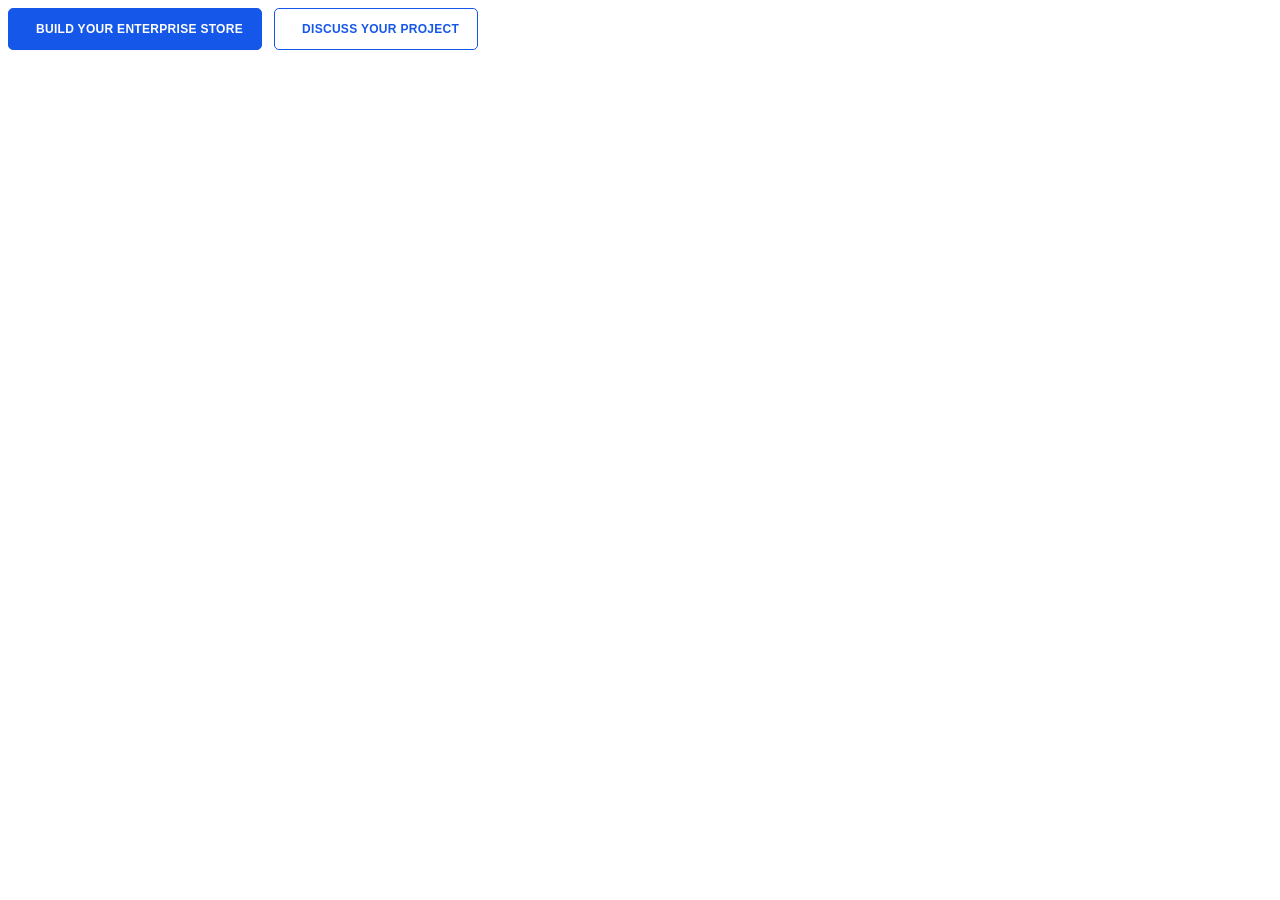
<file: test.html>
<!DOCTYPE html>
<html lang="en">
<head>
    <meta charset="UTF-8">
    <meta name="viewport" content="width=device-width, initial-scale=1.0">
    <title>Document</title>

    <style>
        /* =========================================
   PF BUTTONS
========================================= */

.pf-buttons {
    display: flex;
    align-items: center;
    gap: 12px;
}


/* =========================================
   COMMON
========================================= */

.pf-btn {
    position: relative;

    display: inline-flex;
    align-items: center;
    justify-content: center;
    gap: 9px;

    height: 40px;
    padding: 0 18px;

    border-radius: 5px;

    font-family: Arial, sans-serif;
    font-size: 12px;
    font-weight: 700;
    letter-spacing: 0.3px;

    text-decoration: none;

    overflow: hidden;

    transition:
        color 0.45s ease,
        border-color 0.45s ease;

    z-index: 1;
}


/* =========================================
   HOVER FILL
========================================= */

.pf-btn::before {
    content: "";

    position: absolute;
    inset: 0;

    transform: scaleX(0);
    transform-origin: left center;

    transition:
        transform 0.45s cubic-bezier(.77, 0, .18, 1);

    z-index: -1;
}


/* =========================================
   ICON
========================================= */

.pf-icon {
    position: relative;
    z-index: 2;

    font-size: 16px;

    transition:
        color 0.4s ease,
        transform 0.4s ease;
}


/* =========================================
   TEXT
========================================= */

.pf-btn > span:last-child {
    position: relative;
    z-index: 2;
}


/* =========================================
   LEFT BUTTON
========================================= */

.pf-primary {
    color: #fff;

    background: #1557e8;

    border: 1px solid #1557e8;
}


.pf-primary::before {
    background: #fff;
}


.pf-primary:hover {
    color: #1557e8;
}


.pf-primary:hover::before {
    transform: scaleX(1);
}


.pf-primary:hover .pf-icon {
    transform: translate(3px, -2px);
}


/* =========================================
   RIGHT BUTTON
========================================= */

.pf-secondary {
    color: #1557e8;

    background: #fff;

    border: 1px solid #1557e8;
}


.pf-secondary::before {
    background: #1557e8;
}


.pf-secondary:hover {
    color: #fff;
}


.pf-secondary:hover::before {
    transform: scaleX(1);
}


.pf-secondary:hover .pf-icon {
    transform: scale(1.08);
}


/* =========================================
   MOBILE
========================================= */

@media (max-width: 600px) {

    .pf-buttons {
        flex-direction: column;
        align-items: stretch;
    }

    .pf-btn {
        width: 100%;
    }

}
    </style>
</head>
<body>
    
<div class="pf-buttons">

    <a href="#" class="pf-btn pf-primary">
        <span class="pf-icon">
            <i class="fa-solid fa-arrow-up-right"></i>
        </span>
        <span>BUILD YOUR ENTERPRISE STORE</span>
    </a>

    <a href="#" class="pf-btn pf-secondary">
        <span class="pf-icon">
            <i class="fa-regular fa-comment"></i>
        </span>
        <span>DISCUSS YOUR PROJECT</span>
    </a>

</div>

</body>
</html>
</file>
<file: css/before-after.css>
/* ==========================
   COMPARISON  Section
========================== */

.before-after-sec{
    background: linear-gradient(370deg, #111111, #212d41);
}

.comparison-wrapper{
    display:grid;
    grid-template-columns:1fr 1fr;
    align-items:center;
}

.compare-card{

    background-color: rgb(23 28 37 / 20%);

    backdrop-filter:blur(20px);

    border: 1px solid #626b78;

    border-radius:15px;

    padding:35px;
}

.card-top {
    margin-bottom: 16px;
}

.card-badge{

    display:inline-block;

    padding:10px 18px;

    border-radius:999px;

    font-size:13px;

    font-weight:700;

    margin-bottom:18px;
}

.card-badge.before{

    background:rgba(239,68,68,.12);

    color:#fca5a5;
}

.card-badge.after{

    background:rgba(34,197,94,.12);

    color:#86efac;
}

.compare-card h3 {
    color: #fff;
    font-size: 28px;
    line-height: 1.3;
    margin: 5px 0;
}

.compare-card ul{

    list-style:none;
    padding:0;
    margin:0;
}

.compare-card li{

    position:relative;

    padding-left:34px;

    margin-bottom:10px;

    color:rgba(255,255,255,.75);

    line-height:1.7;
}
/*
.before-card li::before{

    content:"✕";

    position:absolute;
    left:0;

    color:#ef4444;
}
*/

.before-card li::before{
    content:"\2715";

    position:absolute;
    left:0;
    top:4px;

    width:20px;
    height:20px;

    border-radius:50%;

    background:#ef4444;
    color:#fff;

    display:flex;
    align-items:center;
    justify-content:center;

    font-size:14px;
    font-weight:700;
}
/*
.after-card li::before{

    content:"✓";

    position:absolute;
    left:0;

    color:#22c55e;
}
*/

.after-card li::before{
    content:"\2713";

    position:absolute;
    left:0;
    top:4px;

    width:20px;
    height:20px;

    border-radius:50%;

    background:#22c55e;
    color:#fff;

    display:flex;
    align-items:center;
    justify-content:center;

    font-size:12px;
    font-weight:700;
}
.migration-arrow svg {
    width: 30px;
}

.migration-arrow {
    width: 55px;
    height: 55px;
    border-radius: 50%;
    background: #fff;
    color: #111827;
    display: flex;
    align-items: center;
    justify-content: center;
    font-size: 25px;
    font-weight: 700;
    box-shadow: 0 20px 40px rgba(0,0,0,.35);
    position: absolute;
    left: 0;
    z-index: 5;
    transform: translate(-50%, -28px);
    top: 50%;
}


/* ==========================
   migration-cta CTA 
========================== */
.migration-cta {
    text-align: center;
    padding: 50px;
    border-radius: 15px;
    margin: 15px 0;
    background-color: rgb(23 28 37 / 20%);
    backdrop-filter: blur(20px);
    border: 1px solid #626b78;
}

.migration-cta h3{

    color:#fff;

    font-size:36px;

    margin-bottom:15px;
}

.migration-cta p{

    max-width:700px;

    margin:0 auto 25px;

    color:rgba(255,255,255,.70);

    line-height:1.8;
}

.cta-btn{

    display:inline-flex;

    align-items:center;
    justify-content:center;

    padding:16px 28px;

    border-radius:12px;

    text-decoration:none;

    font-weight:700;

    color:#fff;

    background:linear-gradient(
        135deg,
        #2563eb,
        #4f46e5
    );

    transition:.3s;
}

.cta-btn:hover{
    transform:translateY(-3px);
}

.cta_bt {
    display: flex;
    justify-content: center;
}

/* ==========================
   migration-cta CTA  end
========================== */



/* ==========================
   migration tablc css
========================== */

.migration-grid{
    display:grid;
    grid-template-columns:1fr 1fr 1.1fr;
    gap:20px;

}

.migration-grid .card{
    background:#fff;
    border:1px solid #e5e7eb;
    border-radius:12px;
    padding:20px;
    height:100%;
}

.migration-grid .card h3{
    font-size:20px;
    color:#111827;
    margin-bottom:18px;
    font-weight:700;
}

.table-wrap{
    overflow-x:auto;
}

.table-wrap table{
    width:100%;
    border-collapse:collapse;
}

.table-wrap table th{
    background:#f3f4f6;
    text-align:left;
    padding:12px;
    font-size:14px;
    font-weight:700;
    color:#111827;
    border:1px solid #e5e7eb;
}

.table-wrap table td{
    padding:12px;
    font-size:14px;
    color:#4b5563;
    border:1px solid #e5e7eb;
}

.note{
    margin-top:15px;
    color:#6b7280;
    font-size:13px;
    line-height:1.6;
}

/* CTA CARD */

.cta-card-bg {
    background: linear-gradient(135deg,#001a66,#0036d1);
    border-radius: 12px;
    padding: 30px;
    min-height: 100%;
}

.cta-card {
    color: #fff;
    display: grid;
    align-items: center;
    gap: 20px;
    grid-template-columns: 64% 36%;
}

.cta-content{
    flex:1;
}

.cta-content h3{
    color:#fff;
    font-size:24px;
    line-height:1.15;
    margin-bottom:15px;
}

.cta-content p{
    color:rgba(255,255,255,.85);
    font-size:15px;
    line-height:1.7;
    margin-bottom:18px;
}

.checklist{
    list-style:none;
    margin-bottom:25px;
    padding: 0;
}

.checklist li{
    display:flex;
    align-items:center;
    gap:10px;
    margin-bottom:10px;
    font-size:15px;
}

.check{
    width:18px;
    height:18px;
    background:#22c55e;
    border-radius:50%;
    display:flex;
    align-items:center;
    justify-content:center;
    font-size:11px;
    font-weight:bold;
    flex-shrink:0;
}

.download-btn{
    display:inline-flex;
    align-items:center;
    gap:10px;
    background:#fff;
    color:#0036d1;
    text-decoration:none;
    padding:14px 24px;
    border-radius:8px;
    font-weight:700;
    transition:.3s;
}

.download-btn:hover{
    transform:translateY(-2px);
}

.clipboard{
    flex-shrink:0;
}

.clipboard svg{
    width:140px;
    height:auto;
}


/* =================================================================================================
   ---------------------------------------------- RESPONSIVE
=================================================================================================== */


@media (min-width:575px) and (max-width:768px){


.compare-card {
    padding: 25px;
    height: 100%;
}

.comparison-wrapper {
    align-items: start;
}

}



@media (max-width:575px){
    .comparison-wrapper {
        grid-template-columns: 1fr;
        margin: 0;
    }
    .compare-card {
        padding: 20px 15px;
    }
    .compare-card h3 {
    font-size: 25px;
    text-align: center;
}
.migration-cta h3 {
    color: #fff;
    font-size: 25px;
    margin-bottom: 15px;
}
.migration-cta {
    padding: 15px;
    margin: 15px 0;
}
.compare-card.after-card {
    margin-top: 35px;
}
.migration-arrow svg {
    width: 24px;
    transform: rotate(90deg);
}

.migration-arrow {
    width: 40px;
    height: 40px;
    transform: translate(-50%, -30px);
    top: 0;
    left: 50%;
}

.migration-grid {
    grid-template-columns: 1fr;
}
.cta-card {
    grid-template-columns: 100%;
}

}
</file>
<file: css/common.css>
* {
    margin: 0px;
    padding: 0px;
    -webkit-box-sizing: border-box;
    box-sizing: border-box;

}
.container{
    width: 95% !important; 
    max-width: 95% !important;
    margin: 0 auto;
}

@import url('https://fonts.googleapis.com/css2?family=Inter:ital,opsz,wght@0,14..32,100..900;1,14..32,100..900&display=swap');


body{
    font-family: "Inter", sans-serif !important;
    font-weight: 400;
}

.spaceTB{
    padding: 70px 0;
}
.badge1 {
    padding: 5px 20px;
    border: 1px solid #1b355e;
    width: fit-content;
    border-radius: 30px;
    text-transform: capitalize;
    font-size: 15px;
    color: #1b355e;
}

img {
    max-width: 100%;
    height: auto;
    display: block;
}

ul {
    margin: 0 !important;
    padding: 0 !important;
    list-style: none !important;
}

h2{
    font-size: 40px !important;
}

.animateBtn3 {
    display: -webkit-box;
    display: -ms-flexbox;
    display: flex;
    -webkit-box-align: center;
    -ms-flex-align: center;
    align-items: center;
    -webkit-box-pack: center;
    -ms-flex-pack: center;
    justify-content: center;
    height: 50px;
    -webkit-user-select: none;
    -moz-user-select: none;
    -ms-user-select: none;
    user-select: none;
    cursor: pointer;
    position: relative;
    border: 2px solid #052351;
    color: #ffffff;
    background-color: #052351;
    background-size: 0 100%;
    background-image: -webkit-gradient(linear, right top, left top, from(#ffffff), to(#ffffff));
    background-repeat: no-repeat;
    -webkit-transition: all 0.5s;
    -o-transition: all 0.5s;
    transition: all 0.5s;
    border-radius: 5px;
    overflow: hidden;
    text-transform: capitalize;
    font-weight: 500;
    text-decoration: none;
    width: fit-content;
    padding: 0 20px;
}
.animateBtn3:hover{
    color:#fff;
}


.site-btn {
    border: none;
    cursor: pointer;
    padding: 12px 30px;
    border-radius: 10px;
    background: linear-gradient(45deg, #052351, #2159b2);
    color: #fff;
    font-size: 16px;
    font-weight: 700;
    text-decoration: none;
}

@media (max-width:575px){
.spaceTB {
    padding: 50px 0;
}

h2{
    font-size: 25px !important;
}


}

@media (max-width:768px){

.container {
    width: 100% !important;
    max-width: 100% !important;
    margin: 0 auto;
}
}
</file>
<file: css/service.css>
/* =========================================
  IOGOOS SERVICE
========================================= */

    .iogoos-services {
      --is-bg: #000;
      --is-card: #151515;
      --is-card-hover: #1b1b1b;
      --is-text: #fff;
      --is-muted: #a7a7a7;
      --is-line: rgba(255, 255, 255, .14);
      --is-green: #8fe59a;
      --is-yellow: #f5cf36;
      --is-max: 1290px;

      position: relative;
      width: 100%;
      overflow: clip;
      /* padding: 150px 24px 160px; */
      background: var(--is-bg);
      color: var(--is-text);
      font-family: Arial, Helvetica, sans-serif;
    }

    /* .iogoos-services__container {
      width: min(100%, var(--is-max));
      margin: 0 auto;
    } */

    .iogoos-services__heading {
      margin: 0 0 65px;
    }

    .iogoos-services__heading .heading h2 {
    color: #fff;
}

    .iogoos-services__heading>div:first-child {
      position: relative;
      display: inline-flex;
      align-items: center;
      gap: 22px;
      margin-bottom: 24px;
    }
.iogoos-services__container .heading h2{
    color: #fff;
}
    .iogoos-services__heading>div:first-child::after {
      content: "";
      width: 9px;
      height: 9px;
      display: block;
      border-radius: 50%;
      background: var(--is-yellow);
      box-shadow: 0 0 14px rgba(245, 207, 54, .25);
    }

    .iogoos-services__heading h4 {
      margin: 0;
      color: #fff;
      font-size: 16px;
      line-height: 1.2;
      font-weight: 500;
      letter-spacing: .01em;
    }

    .iogoos-services__card-wrap {
        position: relative;
        /* min-height: 430px; */
        margin-bottom: 0;
        transition: margin-bottom 0.45s ease;
        margin-top: -35px;
    }
   

     .iogoos-services__card-wrap:hover {
      margin-bottom: 25px;
    }

    .iogoos-services__card {
      /* position: sticky;
      top: 90px;
      z-index: 1; */
      width: 100%;
      min-height: 190px;
      /* margin: 0 0 62px; */
      padding: 38px 42px;
      display: grid;
      grid-template-columns: minmax(0, 1fr) minmax(360px, .95fr);
      align-items: center;
      gap: 55px;

      border: 1px solid #ffffff4a;
      transition:
        transform .45s cubic-bezier(.22, 1, .36, 1),
        background .35s ease,
        border-color .35s ease,
        box-shadow .35s ease;

     cursor: pointer;
     border-radius: 22px;
      background: var(--is-card);
      box-shadow: 0 12px 40px rgba(0, 0, 0, .25);
    }
/* 
    .iogoos-services__card:hover {
       border-radius: 22px;
      background: var(--is-card);
      box-shadow: 0 12px 40px rgba(0, 0, 0, .25);
    } */
   

    
    .iogoos-services__card:hover  .iogoos-services__btn {
        transform: rotate(45deg);
    }

    .iogoos-services__card:nth-child(2) {
      z-index: 2;
    }

    .iogoos-services__card:nth-child(3) {
      z-index: 3;
    }

    .iogoos-services__card:nth-child(4) {
      z-index: 4;
    }

    .iogoos-services__card.is-active,
    .iogoos-services__card:hover,
    .iogoos-services__card:focus-within {
      /* background: var(--is-card-hover); */
      transform: translateY(-3px);
      box-shadow: 0 22px 60px rgba(0, 0, 0, .48);
      margin-top: 5px;
    }
    .iogoos-services__card.is-active {
    display: grid !important;
    grid-template-columns: minmax(0, 1fr) minmax(360px, .95fr) !important;
}

    /* .iogoos-services__left {
      min-width: 0;
      display: flex;
      align-items: center;
      gap: 28px;
    } */
    .iogoos-services_head {
        display: flex;
        align-items: center;
        gap: 10px;
        margin-bottom: 5px;
    }

    .iogoos-services__icon {
      width: 70px;
      height: 70px;
      flex: 0 0 70px;
      display: grid;
      place-items: center;
      border: 1px solid rgba(255, 255, 255, .28);
      border-radius: 12px;
      transition: background .35s ease, border-color .35s ease, transform .35s ease;
    }
    .iogoos-services__icon img {
    width: 45px;
}
    .iogoos-services__icon i {
        font-size: 30px;
    }

    .iogoos-services__icon span {
      display: grid;
      place-items: center;
      line-height: 0;
    }

    .iogoos-services__icon svg {
      display: block;
      width: 40px;
      height: 40px;
    }

    .iogoos-services__card.is-active .iogoos-services__icon,
    .iogoos-services__card:hover .iogoos-services__icon,
    .iogoos-services__card:focus-within .iogoos-services__icon {
      background: #ffffff1a;
      border-color: #ffffff80;
      transform: scale(1.02);
    }

    .iogoos-services__title {
      margin: 0;
      font-size: clamp(42px, 4.2vw, 64px);
      line-height: 1;
      font-weight: 700;
      letter-spacing: -.035em;
      text-transform: uppercase;
    }

    .iogoos-services__title a {
      color: #fff;
      text-decoration: none;
    }

    .iogoos-services__right {
      display: flex;
      align-items: center;
      justify-content: space-between;
      gap: 32px;
      min-width: 0;
    }

    .iogoos-services__desc {
      margin: 0;
      max-width: 430px;
      color: var(--is-muted);
      font-size: 18px;
      line-height: 1.45;
      font-weight: 400;
    }

    .iogoos-services__btn {
      flex: 0 0 auto;
      transition: transform 0.45s ease;
    }

    .iogoos-services__btn a {
      width: 58px;
      height: 58px;
      display: grid;
      place-items: center;
      border-radius: 50%;
      text-decoration: none;
      transition: transform .35s ease, background .35s ease;
    }

    .iogoos-services__btn svg {
      width: 47px;
      height: 40px;
      display: block;
    }

    .iogoos-services__btn a:hover,
    .iogoos-services__btn a:focus-visible {
      transform: translate(4px, -4px);
    }

    .iogoos-services__btn a:focus-visible {
      outline: 2px solid var(--is-yellow);
      outline-offset: 5px;
    }

    /* The source has four cards, but this layout intentionally lets them
   stack as the visitor scrolls, matching the supplied screenshot. */
    /* .iogoos-services__card:nth-child(1) {
      margin-bottom: 62px;
    }

    .iogoos-services__card:nth-child(2) {
      margin-bottom: 62px;
    }

    .iogoos-services__card:nth-child(3) {
      margin-bottom: 62px;
    }

    .iogoos-services__card:nth-child(4) {
      margin-bottom: 0;
    } */

    


    /* =========================================================
   IOGOOS Services - corrected stacked cards + hover logo
   ========================================================= */
    .iogoos-services {
        --is-stack-gap: 42px;
        --is-logo-size: 128px;
        border-top: 1px solid #ffffff4a;
    }
    /* The card stack */
    .iogoos-services__card {
      /* position: sticky;
      top: 92px; */
      /* margin-bottom: calc(var(--is-stack-gap) * -1); */
      transform-origin: center top;
      will-change: transform;
    }

    /* Keep card stacking below the floating logo */
    .iogoos-services__card[data-service-card="1"] {
      z-index: 1;
    }

    .iogoos-services__card[data-service-card="2"] {
      z-index: 2;
    }

    .iogoos-services__card[data-service-card="3"] {
      z-index: 3;
    }

    .iogoos-services__card[data-service-card="4"] {
      z-index: 4;
    }

    /*
  IMPORTANT:
  The logo is intentionally above ALL cards.
  This fixes the previous problem where the card's z-index
  was covering the logo.
*/
    .iogoos-services__floating-logo {
      position: absolute;
      z-index: 9999 !important;
      left: 0;
      top: 0;
      width: var(--is-logo-size);
      height: var(--is-logo-size);
      pointer-events: none;
      opacity: 0;
      visibility: hidden;
      transform: translate3d(0, 0, 0) scale(.65) rotate(-12deg);
      transition:
        opacity .22s ease,
        visibility .22s ease,
        transform .62s cubic-bezier(.16, 1, .3, 1);
    }

    .iogoos-services__floating-logo.is-visible {
      opacity: 1;
      visibility: visible;
    }

    .iogoos-services__floating-logo-inner {
      position: relative;
      width: 100%;
      height: 100%;
      display: grid;
      place-items: center;
      animation: iogoosLogoFloat 2.4s ease-in-out infinite;
    }

    .iogoos-services__floating-logo-mark {
      width: 92px;
      height: 92px;
      display: grid;
      place-items: center;
      border-radius: 50%;
      background: #111;
      color: #f5cf36;
      border: 5px solid #f5cf36;
      font-size: 48px;
      line-height: 1;
      box-shadow:
        0 0 0 7px rgba(255, 255, 255, .92),
        0 14px 32px rgba(0, 0, 0, .42);
    }

    .iogoos-services__floating-logo-dot {
      position: absolute;
      right: 7px;
      bottom: 14px;
      width: 12px;
      height: 12px;
      border-radius: 50%;
      background: #f5cf36;
      box-shadow: 0 0 16px rgba(245, 207, 54, .65);
    }

    @keyframes iogoosLogoFloat {

      0%,
      100% {
        transform: translateY(-3px) rotate(-2deg);
      }

      50% {
        transform: translateY(8px) rotate(2deg);
      }
    }

    /*
  When a card is hovered, keep it below the logo.
  The logo should visually sit ON TOP of the card.
*/
    .iogoos-services__card:hover,
    .iogoos-services__card:focus-within {
      z-index: 50 !important;
    }

    /* Slightly stronger selected-card effect */
    /* .iogoos-services__card.is-active {
      background: #1b1b1b;
      border-color: rgba(255, 255, 255, .10);
      box-shadow: 0 22px 60px rgba(0, 0, 0, .48);
    } */

    /* Tablet */
    @media (max-width: 991px) {
      .iogoos-services {
        --is-logo-size: 100px;
        --is-stack-gap: 28px;
      }

      .iogoos-services__floating-logo-mark {
        width: 72px;
        height: 72px;
        font-size: 38px;
      }

      .iogoos-services__floating-logo-dot {
        width: 9px;
        height: 9px;
      }
    }

    /* Mobile */
    @media (max-width: 767px) {
      .iogoos-services {
        --is-logo-size: 78px;
        --is-stack-gap: 20px;
      }

      .iogoos-services__card {
    padding: 20px;
}

    .iogoos-services__card {
        top: 62px;
        grid-template-columns: 1fr;
        gap: 10px;
    }
    .iogoos-services__desc {
        font-size: 16px;
    }
    .iogoos-services__right {
        display: block;
    }
    .iogoos-services__btn {
        display: flex;
        justify-content: end;
    }
    .iogoos-services__card:hover  .iogoos-services__btn {
    transform: unset;
}
.iogoos-services__btn svg {
    width: 23px;
    height: 23px;
    display: block;
}
.iogoos-services__btn a {
    width: 40px;
    height: 40px;
    border: 1px solid #ffffff75;
}
.platform-hover-icon {
    display: none !important;
}
.iogoos-services__title {
    font-size: 25px;
}

      .iogoos-services__floating-logo-mark {
        width: 58px;
        height: 58px;
        font-size: 28px;
        border-width: 3px;
        box-shadow:
          0 0 0 4px rgba(255, 255, 255, .92),
          0 8px 18px rgba(0, 0, 0, .3);
      }

      .iogoos-services__floating-logo-dot {
        width: 7px;
        height: 7px;
        right: 5px;
        bottom: 9px;
      }
    }

    @media (prefers-reduced-motion: reduce) {

      .iogoos-services__floating-logo,
      .iogoos-services__floating-logo-inner {
        transition: none;
        animation: none;
      }
    }


    /* =========================================================
   Best-for line + true mouse-follow award/logo interaction
   ========================================================= */

    .iogoos-services__best-for {
      margin: 24px 0 0;
      color: rgba(255, 255, 255, .68);
      font-size: 17px;
      line-height: 1.5;
      letter-spacing: 0;
    }

    .iogoos-services__best-for strong {
      color: #fff;
      font-weight: 600;
    }

    /*
  The logo is now controlled by pointer coordinates.
  It is NOT locked to the card center.
*/
    .iogoos-services__floating-logo {
      z-index: 9999 !important;
      transition:
        opacity .22s ease,
        visibility .22s ease;
      will-change: transform;
    }

    .iogoos-services__floating-logo-inner {
      will-change: transform;
    }

    @media (max-width: 767px) {
      .iogoos-services__best-for {
        margin-top: 18px;
        font-size: 14px;
      }
    }


    .iogoos-services__card-wrap {
    position: relative;
    overflow: hidden;
}

.platform-hover-icon {
    position: absolute;
    left: 0;
    top: 0;
    width: 85px;
    height: 85px;
    border-radius: 50%;
    background: #11111194;
    border: 3px solid #fff;
    display: flex;
    align-items: center;
    justify-content: center;
    pointer-events: none;
    opacity: 0;
    z-index: 20;
    transform: translate(-50%, -50%) scale(0);
    transition: opacity 0.3s ease,
        transform 0.3s ease;
}
.platform-hover-icon img {
    width: 50px;
}

.platform-hover-icon i {
    font-size: 42px;
    color: #fff;
}

.iogoos-services__card-wrap:hover .platform-hover-icon {
    opacity: 1;
    transform: translate(-50%, -50%) scale(1);
}
/* =========================================
  IOGOOS SERVICE END
========================================= */
</file>
<file: style.css>
/* =========================================================
   IOGOOS ECOMMERCE HERO
   Pure CSS
   No Bootstrap
   No Font Awesome
========================================================= */


/* =========================================================
   RESET
========================================================= */

*,
*::before,
*::after {
    box-sizing: border-box;
}

html {
    scroll-behavior: smooth;
}

body {
    margin: 0;
    min-width: 320px;

    font-family:
        "Inter",
        system-ui,
        -apple-system,
        BlinkMacSystemFont,
        "Segoe UI",
        sans-serif;

    color: #17203a;
    background: #ffffff;

    -webkit-font-smoothing: antialiased;
    text-rendering: optimizeLegibility;
}

img,
svg {
    display: block;
    max-width: 100%;
}

img {
    height: auto;
}

a {
    color: inherit;
    text-decoration: none;
}

button,
input {
    font: inherit;
}

button {
    cursor: pointer;
}

.sr-only {
    position: absolute;
    width: 1px;
    height: 1px;
    padding: 0;
    margin: -1px;
    overflow: hidden;
    clip: rect(0, 0, 0, 0);
    white-space: nowrap;
    border: 0;
}


.container {
    width: 95%;
    max-width: 95%;
    margin: 0 auto;
}

/* =========================================================
   HERO VARIABLES
========================================================= */

.hero {
    --navy: #10264b;
    --navy-dark: #07162f;

    --green: #48c878;
    --green-light: #effaf3;

    --blue: #3e87eb;
    --blue-light: #eef6ff;

    --purple: #8754e8;
    --purple-light: #f5efff;

    --text: #17203a;
    --muted: #5d687c;

    --border: #dfe5ee;

    position: relative;

    min-height: 820px;

    padding:
        clamp(50px, 6vw, 90px)
        0
        35px;

    overflow: hidden;

    background:
        radial-gradient(
            circle at 73% 35%,
            rgba(53, 108, 255, .13),
            transparent 28%
        ),
        radial-gradient(
            circle at 92% 76%,
            rgba(137, 76, 255, .08),
            transparent 25%
        ),
        #ffffff;
}


/* =========================================================
   MAIN CONTAINER
========================================================= */

.hero__container {
    display: grid;
    /* grid-template-columns: minmax(480px, .88fr)
        minmax(620px, 1.12fr); */
    grid-template-columns: minmax(0, 51fr) minmax(0, 49fr) minmax(0, 3fr);
    align-items: center;
    gap: clamp(20px, 1vw, 55px);
}

/* =========================================================
   LEFT CONTENT
========================================================= */

.hero__content {
    position: relative;
    z-index: 5;

    max-width: 690px;
}


/* =========================================================
   BADGE
========================================================= */

.hero__badge {
    width: fit-content;

    display: inline-flex;
    align-items: center;
    gap: 9px;

    margin-bottom: 22px;
    padding: 7px 16px;

    color: var(--navy);

    border:
        1px solid rgba(27, 53, 94, .45);

    border-radius: 999px;

    font-size: 13px;
    font-weight: 600;
    line-height: 1.4;

    background:
        rgba(255, 255, 255, .7);
}

.hero__badge-icon {
    width: 18px;
    height: 18px;

    display: grid;
    place-items: center;

    color: var(--purple);
}

.hero__badge-icon svg {
    width: 16px;
    height: 16px;

    fill: currentColor;
}


/* =========================================================
   HEADING
========================================================= */

.hero__title {
    max-width: 690px;
    margin: 0;
    color: var(--text);
    font-size:60px;
    font-weight: 800;
    line-height: 1.04;
    letter-spacing: -3px;
    font-family: 'GT Super Display';
}

.hero__title span {
    background:
        linear-gradient(
            90deg,
            #22c7ff 0%,
            #8854ed 100%
        );

    -webkit-background-clip: text;
    background-clip: text;

    -webkit-text-fill-color: transparent;
}


/* =========================================================
   INTRO
========================================================= */

.hero__intro {
    margin-top: 5px;
}

.hero__intro h2 {
    max-width: 650px;

    margin: 0 0 12px;

    color: var(--navy);

    font-size: 17px;
    line-height: 1.55;
    font-weight: 700;
}

.hero__intro p {
    max-width: 650px;

    margin: 0;

    color: var(--muted);

    font-size: 14px;
    line-height: 1.7;
}


/* =========================================================
   PLATFORM LOGOS
========================================================= */

.platforms {
    display: flex;
    align-items: center;
    gap: 12px;

    margin-top: 22px;
}

a.platform img {
    width: 120px;
}



/* =========================================================
   LEAD FORM
========================================================= */

.lead-form {
    width: min(100%, 620px);

    display: grid;
    grid-template-columns: 1fr auto;

    margin-top: 24px;
    padding: 6px;

    border: 1px solid #cbd4e1;
    border-radius: 13px;

    background: #ffffff;

    box-shadow:
        0 15px 45px rgba(20, 46, 91, .09);
}

.lead-form__field {
    min-width: 0;

    display: flex;
    align-items: center;

    padding-left: 15px;
}

.lead-form__field svg {
    width: 20px;
    height: 20px;

    flex: 0 0 auto;

    margin-right: 11px;

    fill: none;
    stroke: #78859a;
    stroke-width: 1.7;
    stroke-linecap: round;
    stroke-linejoin: round;
}

.lead-form input {
    width: 100%;

    min-width: 0;

    border: 0;
    outline: 0;

    padding: 12px 10px;

    color: var(--text);
    background: transparent;

    font-size: 14px;
}

.lead-form input::placeholder {
    color: #8b96a8;
}

.lead-form__button {
    min-height: 48px;

    padding:
        0 20px;

    border: 0;
    border-radius: 9px;

    color: #ffffff;

    background:
        linear-gradient(
            135deg,
            #102b55,
            #1d4d94
        );

    font-size: 13px;
    font-weight: 700;

    white-space: nowrap;

    transition:
        transform .2s ease,
        box-shadow .2s ease;
}

.lead-form__button:hover {
    transform: translateY(-1px);

    box-shadow:
        0 8px 25px rgba(16, 43, 85, .2);
}

.form-message {
    min-height: 1px;
    margin: 6px 0 0;

    color: #dc2626;
    font-size: 12px;
}


/* =========================================================
   TRUST ACTIONS
========================================================= */

.hero-trust {
    display: flex;
    align-items: stretch;
    flex-wrap: wrap;
    gap: 9px;

}

.trust-action,
.google-review {
    min-height: 50px;

    display: inline-flex;
    align-items: center;
    gap: 9px;

    padding: 8px 13px;

    border:
        1px solid #d7dfeb;

    border-radius: 10px;

    background: rgba(255, 255, 255, .85);

    color: var(--navy);

    font-size: 11px;
    font-weight: 600;

    transition:
        border-color .2s ease,
        transform .2s ease;
}

.trust-action:hover,
.google-review:hover {
    transform: translateY(-1px);
    border-color: #aebbd0;
}

.trust-action__icon {
    width: 27px;
    height: 27px;

    display: grid;
    place-items: center;

    border-radius: 7px;

    background: #f0f4f9;
}

.trust-action__icon svg {
    width: 16px;
    height: 16px;

    fill: none;
    stroke: var(--navy);
    stroke-width: 1.7;
}

.clutch-mark {
    width: 26px;
    height: 26px;

    display: grid;
    place-items: center;

    border-radius: 50%;

    color: #ffffff;
    background: #0b0b0b;

    font-size: 11px;
    font-weight: 800;
}

.trust-action strong {
    color: #f59e0b;
    letter-spacing: 1px;
}

.google-review {
    padding-right: 16px;
}

.google-mark {
    width: 27px;
    height: 27px;

    display: grid;
    place-items: center;

    color: #4285f4;

    font-size: 18px;
    font-weight: 800;
}

.google-review span:last-child {
    display: flex;
    flex-direction: column;
    gap: 1px;
}

.google-review strong {
    color: #f4b400;
    font-size: 11px;
    letter-spacing: 1px;
}

.google-review small {
    color: var(--muted);
    font-size: 9px;
}


/* =========================================================
   EXPERT NOTE
========================================================= */

.hero-note {
    margin: 10px 0 0;

    color: #667286;

    font-size: 11px;
}

.hero-note a {
    color: var(--navy);
    font-weight: 700;
}

.hero-note a:hover {
    text-decoration: underline;
}


/* =========================================================
   RIGHT VISUAL
========================================================= */

.hero-visual {
    position: relative;

    min-height: 610px;

    margin-right: -55px;

    overflow: visible;
}


/* =========================================================
   VISUAL BACKGROUND
========================================================= */

.hero-visual__glow {
    position: absolute;

    width: 620px;
    height: 480px;

    top: 70px;
    right: 30px;

    border-radius: 50%;

    background:
        radial-gradient(
            ellipse,
            rgba(52, 109, 255, .17) 0%,
            rgba(133, 76, 255, .08) 40%,
            transparent 72%
        );

    filter: blur(8px);

    pointer-events: none;
}

.hero-visual__grid {
    position: absolute;

    width: 500px;
    height: 350px;

    right: 0;
    bottom: 65px;

    opacity: .3;

    background-image:
        linear-gradient(
            rgba(47, 94, 180, .1) 1px,
            transparent 1px
        ),
        linear-gradient(
            90deg,
            rgba(47, 94, 180, .1) 1px,
            transparent 1px
        );

    background-size: 35px 35px;

    mask-image:
        radial-gradient(
            ellipse,
            #000 25%,
            transparent 72%
        );

    -webkit-mask-image:
        radial-gradient(
            ellipse,
            #000 25%,
            transparent 72%
        );
}


/* =========================================================
   MAIN COMMERCE IMAGE

   This is intentionally large and pushed right.
========================================================= */

.commerce-image {
    width: min(700px, 62%);
    filter: drop-shadow(
            0 35px 55px rgba(22, 47, 92, .18)
        );
    transition: transform .35s ease;
    z-index: 2;
    position: relative;
}

.commerce-image:hover {
    transform: translate3d(10px, -4px, 0) scale(1.015);
}

.commerce-image img {
    width: 100%;

    object-fit: contain;
}


/* =========================================================
   GROWTH CHART
========================================================= */

.growth-chart {
    position: absolute;
    z-index: 1;
    width: 360px;
    height: 296px;
    right: 359px;
    bottom: 30px;
    opacity: .72;
    pointer-events: none;
}

.growth-chart svg {
    width: 100%;
    height: 100%;
}


/* =========================================================
   FEATURE CARDS

   These intentionally overlap the main visual.
========================================================= */

.feature-card {
    z-index: 6;
    display: flex;
    align-items: center;
    gap: 12px;
    width: 240px;
    padding: 14px 15px;
    border: 1px solid rgba(214, 222, 235, .95);
    border-radius: 12px;
    background: rgba(255, 255, 255, .94);
    box-shadow: 0 18px 45px rgba(30, 53, 91, .16);
    backdrop-filter: blur(12px);
    -webkit-backdrop-filter: blur(12px);
    transition: transform .25s ease,
        box-shadow .25s ease;
    margin-bottom: 6px;
}
.feature-card:hover {
    transform: translateY(-4px);

    box-shadow:
        0 25px 55px rgba(30, 53, 91, .2);
}


.feature_cards {
    position: absolute;
    right: 0;
    top: 0;
}

.feature-card__icon {
    width: 45px;
    height: 45px;

    flex: 0 0 45px;

    display: grid;
    place-items: center;

    border-radius: 10px;
}

.feature-card__icon svg {
    width: 22px;
    height: 22px;

    fill: none;
    stroke: currentColor;
    stroke-width: 1.8;
    stroke-linecap: round;
    stroke-linejoin: round;
}

.feature-card__icon--purple {
    color: var(--purple);
    background: var(--purple-light);
}

.feature-card__icon--blue {
    color: var(--blue);
    background: var(--blue-light);
}

.feature-card__icon--green {
    color: var(--green);
    background: var(--green-light);
}

.feature-card strong {
    display: block;

    margin-bottom: 3px;

    color: #18223b;

    font-size: 12px;
    font-weight: 700;
}

.feature-card span {
    display: block;

    color: #69758a;

    font-size: 10px;
    line-height: 1.45;
}


/* =========================================================
   VISUAL LABEL
========================================================= */

.visual-label {
    position: absolute;
    z-index: 7;
    right: 32%;
    bottom: 30%;
    display: flex;
    flex-direction: column;
    min-width: 130px;
    padding: 11px 14px;
    border: 1px solid rgba(72, 200, 120, .25);
    border-radius: 10px;
    background: rgba(255, 255, 255, .9);
    box-shadow: 0 15px 35px rgba(30, 53, 91, .12);
}

.visual-label span {
    color: #49b56d;
    font-size: 9px;
    font-weight: 600;
}

.visual-label strong {
    margin-top: 2px;

    color: var(--navy);

    font-size: 12px;
}


/* =========================================================
   TRUSTED SECTION
========================================================= */

.trusted {
    width: min(1360px, calc(100% - 64px));

    margin: 42px auto 0;

    padding-top: 22px;

    border-top:
        1px solid rgba(27, 53, 94, .12);
}

.trusted__heading {
    margin-bottom: 18px;

    color: #8a95a6;

    font-size: 10px;
    font-weight: 600;

    letter-spacing: 2.2px;
    text-align: center;
    text-transform: uppercase;
}

.trusted__track {
    display: flex;
    align-items: center;
    justify-content: space-between;

    gap: 40px;

    overflow: hidden;
}

.trusted__brand {
    flex: 0 0 auto;

    width: 130px;
    height: 42px;

    display: grid;
    place-items: center;
}

.trusted__brand img {
    max-width: 115px;
    max-height: 35px;

    object-fit: contain;
}


/* =========================================================
   LARGE DESKTOP
========================================================= */

@media (min-width: 1500px) {

    .hero__container {
        grid-template-columns:
            minmax(520px, .82fr)
            minmax(700px, 1.18fr);

        gap: 20px;
    }

    .hero-visual {
        margin-right: -100px;
    }

    .commerce-image {
        width: 750px;
        right: -30px;
    }

    .feature-card--conversion {
        left: 0;
    }

    .feature-card--growth {
        left: 45px;
    }
}


/* =========================================================
   TABLET / SMALL LAPTOP
========================================================= */

@media (max-width: 1199px) {

    .hero {
        padding-top: 55px;
    }

    .hero__container {
        grid-template-columns:
            minmax(430px, 1fr)
            minmax(450px, 1fr);

        gap: 10px;
    }

    .hero__title {
        font-size: clamp(40px, 4.8vw, 56px);
        letter-spacing: -2.5px;
    }

    .hero-visual {
        min-height: 550px;

        margin-right: -25px;
    }

    .commerce-image {
        width: 600px;

        top: 70px;
        right: -50px;
    }

    .feature-card {
        width: 240px;
    }

    .feature-card--conversion {
        top: 155px;
        left: 0;
    }

    .feature-card--performance {
        right: -15px;
        top: 315px;
    }

    .feature-card--growth {
        left: 35px;
        bottom: 80px;
    }

    .growth-chart {
        right: 35px;
        width: 430px;
    }

    .visual-label {
        right: 0;
    }
}


/* =========================================================
   TABLET PORTRAIT
========================================================= */

@media (max-width: 991px) {

    .hero {
        min-height: auto;

        padding-top: 45px;
    }

    .hero__container {
        display: grid;

        grid-template-columns: 1fr;

        gap: 25px;
    }

    .hero__content {
        max-width: 800px;
    }

    .hero__title {
        max-width: 760px;

        font-size: clamp(42px, 7vw, 60px);
    }

    .hero__intro p {
        max-width: 760px;
    }

    .hero-visual {
        width: min(850px, 100%);

        min-height: 560px;

        margin:
            0
            auto;
    }

    .commerce-image {
        width: 690px;

        right: -30px;
        top: 35px;
    }

    .feature-card--conversion {
        top: 145px;
        left: 20px;
    }

    .feature-card--performance {
        top: 305px;
        right: 0;
    }

    .feature-card--growth {
        bottom: 65px;
        left: 80px;
    }

    .trusted {
        margin-top: 25px;
    }
}


/* =========================================================
   MOBILE
========================================================= */

@media (max-width: 767px) {

    .hero {
        padding:
            35px
            0
            25px;
    }

    .hero__badge {
        margin-bottom: 18px;

        font-size: 11px;
    }

    .hero__title {
        font-size: clamp(38px, 10vw, 52px);

        line-height: 1.03;

        letter-spacing: -2px;
    }

    .hero__intro {
        margin-top: 20px;
    }

    .hero__intro h2 {
        font-size: 15px;
        line-height: 1.55;
    }

    .hero__intro p {
        font-size: 13px;
        line-height: 1.65;
    }

    .platforms {
        margin-top: 18px;
        gap: 8px;
    }

    .platform {
        width: 62px;
        height: 39px;
    }

    .lead-form {
        grid-template-columns: 1fr;

        padding: 5px;

        border-radius: 12px;
    }

    .lead-form__field {
        min-height: 48px;
    }

    .lead-form__button {
        width: 100%;
    }

    .hero-trust {
        display: grid;
        grid-template-columns: 1fr 1fr;
    }

    .trust-action,
    .google-review {
        width: 100%;
    }

    .google-review {
        grid-column: span 2;
    }

    .hero-note {
        text-align: center;
    }


    /* ------------------------------
       MOBILE VISUAL
    ------------------------------ */

    .hero-visual {
        min-height: 450px;

        margin-top: 5px;
    }

    .hero-visual__glow {
        width: 450px;
        height: 330px;

        top: 40px;
        right: 50%;

        transform: translateX(50%);
    }

    .hero-visual__grid {
        width: 380px;
        height: 250px;

        right: 50%;

        transform: translateX(50%);
    }

    .commerce-image {
        width: 570px;
        max-width: none;

        top: 35px;
        right: 50%;

        transform: translateX(48%);
    }

    .commerce-image:hover {
        transform: translateX(48%);
    }

    .growth-chart {
        width: 420px;
        max-width: none;

        right: 50%;
        bottom: 35px;

        transform: translateX(50%);
    }

    .feature-card {
        width: 215px;

        padding: 10px 11px;

        gap: 9px;

        border-radius: 10px;
    }

    .feature-card__icon {
        width: 38px;
        height: 38px;
        flex-basis: 38px;
    }

    .feature-card__icon svg {
        width: 18px;
        height: 18px;
    }

    .feature-card strong {
        font-size: 10px;
    }

    .feature-card span {
        font-size: 8px;
    }

    .feature-card--conversion {
        top: 115px;
        left: -4px;
    }

    .feature-card--performance {
        top: 245px;
        right: -4px;
    }

    .feature-card--growth {
        left: 15px;
        bottom: 42px;
    }

    .visual-label {
        right: -3px;
        bottom: 15px;

        min-width: 105px;

        padding: 8px 10px;
    }

    .visual-label span {
        font-size: 8px;
    }

    .visual-label strong {
        font-size: 10px;
    }


    /* ------------------------------
       TRUSTED LOGOS
    ------------------------------ */

    .trusted {
        margin-top: 5px;
    }

    .trusted__track {
        justify-content: flex-start;

        overflow-x: auto;

        scrollbar-width: none;

        padding-bottom: 5px;
    }

    .trusted__track::-webkit-scrollbar {
        display: none;
    }

    .trusted__brand {
        width: 105px;
    }
}


/* =========================================================
   SMALL MOBILE
========================================================= */

@media (max-width: 480px) {

    .hero {
        padding-top: 28px;
    }

    .hero__title {
        font-size: 37px;
        letter-spacing: -1.8px;
    }

    .hero__intro h2 {
        font-size: 14px;
    }

    .hero__intro p {
        font-size: 12px;
    }

    .platform {
    width: auto;
    height: auto;
}

    .hero-visual {
        display: none;
    }

    .commerce-image {
        width: 500px;

        top: 38px;
    }

    .growth-chart {
        width: 350px;
        bottom: 30px;
    }

    .feature-card {
        width: 180px;

        padding: 8px;
    }

    .feature-card--conversion {
        top: 108px;
        left: -3px;
    }

    .feature-card--performance {
        top: 220px;
        right: -3px;
    }

    .feature-card--growth {
        bottom: 34px;
        left: 3px;
    }

    .feature-card__icon {
        width: 32px;
        height: 32px;
        flex-basis: 32px;
    }

    .feature-card strong {
        font-size: 9px;
    }

    .feature-card span {
        font-size: 7px;
    }

    .visual-label {
        display: none;
    }

    .hero-trust {
        grid-template-columns: 1fr;
    }

    .google-review {
        grid-column: auto;
    }
}


/* =========================================================
   EXTRA SMALL
========================================================= */

@media (max-width: 360px) {

    .hero__title {
        font-size: 34px;
    }

    .hero__badge {
        font-size: 10px;
    }

    .hero-visual {
        min-height: 355px;
    }

    .commerce-image {
        width: 445px;
    }

    .growth-chart {
        width: 315px;
    }

    .feature-card {
        width: 165px;
    }

    .feature-card--conversion {
        left: -8px;
    }

    .feature-card--performance {
        right: -8px;
    }
}


/* =========================================================
   ACCESSIBILITY
========================================================= */

@media (prefers-reduced-motion: reduce) {

    *,
    *::before,
    *::after {
        scroll-behavior: auto !important;
        transition: none !important;
    }
}
</file>
